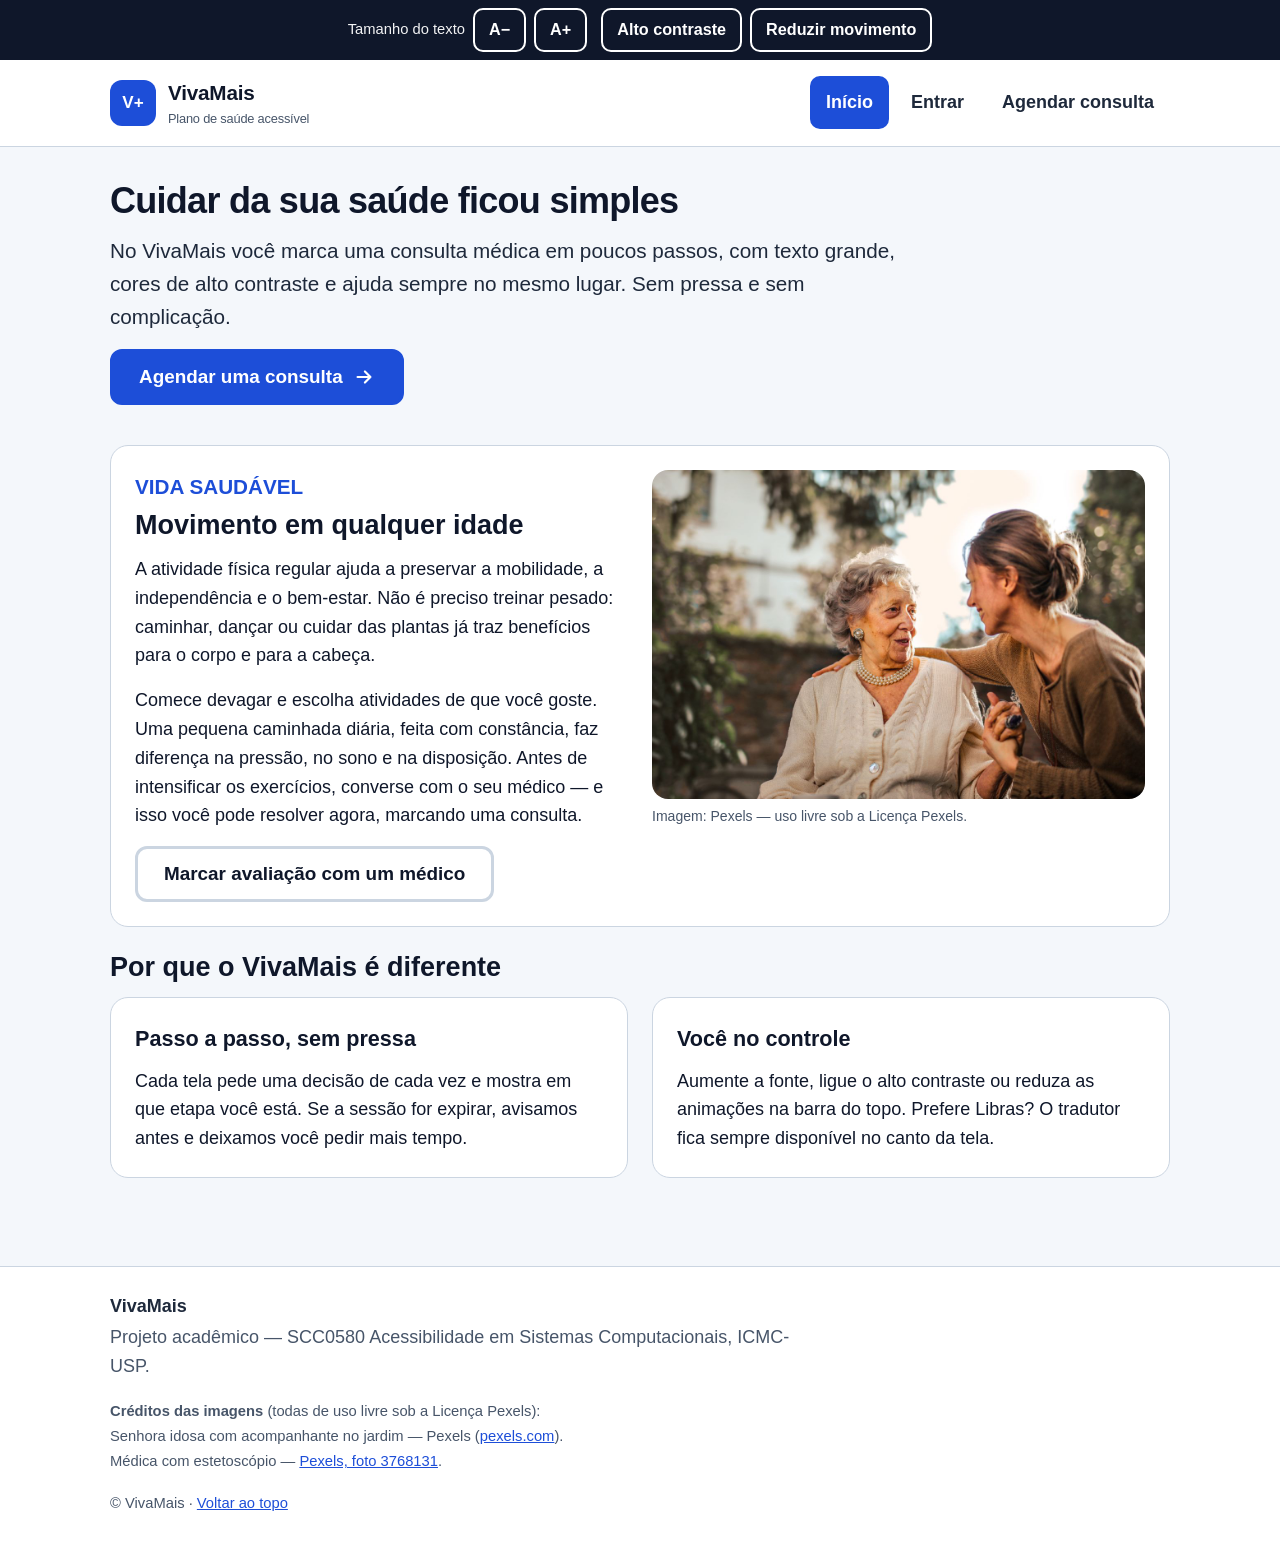
<file: index.html>
<!DOCTYPE html>
<html lang="pt-BR">
<head>
  <meta charset="UTF-8">
  <meta name="viewport" content="width=device-width, initial-scale=1">
  <title>VivaMais — Plano de saúde acessível para a terceira idade</title>
  <meta name="description" content="VivaMais é um plano de saúde com interface acessível. Agende consultas médicas de forma simples, com texto grande, alto contraste e tradução em Libras.">
  <link rel="stylesheet" href="css/estilo.css">
</head>
<body>

  <!-- Cabeçalho padronizado -->
  <header class="topo">
    <div class="topo-interno">
      <a class="marca" href="index.html">
        <span class="logo" aria-hidden="true">V+</span>
        <span class="nome">VivaMais<span class="sub">Plano de saúde acessível</span></span>
        <span class="sr-only">— ir para a página inicial</span>
      </a>
      <nav aria-label="Menu principal">
        <ul class="menu">
          <li><a href="index.html" aria-current="page">Início</a></li>
          <li><a href="login.html">Entrar</a></li>
          <li><a href="passo1-especialidade.html">Agendar consulta</a></li>
        </ul>
      </nav>
    </div>
  </header>

  <main id="conteudo">

    <h1>Cuidar da sua saúde ficou simples</h1>
    <p class="destaque">
      No VivaMais você marca uma consulta médica em poucos passos, com texto grande,
      cores de alto contraste e ajuda sempre no mesmo lugar. Sem pressa e sem complicação.
    </p>

    <div class="acoes" style="margin-bottom:40px">
      <a class="botao botao-primario" href="login.html">
        Agendar uma consulta
        <svg viewBox="0 0 24 24" aria-hidden="true"><path d="M5 12h14M13 6l6 6-6 6" fill="none" stroke="currentColor" stroke-width="2.4" stroke-linecap="round" stroke-linejoin="round"/></svg>
      </a>
    </div>

    <!-- Artigo com conteúdo e imagem reais -->
    <article class="cartao">
      <div class="grade-2">
        <div>
          <p class="destaque" style="color:var(--blue);font-weight:700;margin-bottom:6px">VIDA SAUDÁVEL</p>
          <h2>Movimento em qualquer idade</h2>
          <p>
            A atividade física regular ajuda a preservar a mobilidade, a independência e o
            bem-estar. Não é preciso treinar pesado: caminhar, dançar ou cuidar das plantas
            já traz benefícios para o corpo e para a cabeça.
          </p>
          <p>
            Comece devagar e escolha atividades de que você goste. Uma pequena caminhada
            diária, feita com constância, faz diferença na pressão, no sono e na disposição.
            Antes de intensificar os exercícios, converse com o seu médico — e isso você
            pode resolver agora, marcando uma consulta.
          </p>
          <div class="acoes">
            <a class="botao botao-secundario" href="passo1-especialidade.html">Marcar avaliação com um médico</a>
          </div>
        </div>
        <figure>
          <img src="img/senhora-jardim.jpg"
               alt="Senhora idosa de cabelos grisalhos sorrindo ao conversar com uma mulher mais jovem, que apoia a mão em seu ombro, em um jardim ao entardecer."
               width="1200" height="800">
          <figcaption class="credito">Imagem: Pexels — uso livre sob a Licença Pexels.</figcaption>
        </figure>
      </div>
    </article>

    <h2>Por que o VivaMais é diferente</h2>
    <div class="grade-2">
      <section class="cartao" aria-labelledby="b1">
        <h3 id="b1">Passo a passo, sem pressa</h3>
        <p style="margin-bottom:0">
          Cada tela pede uma decisão de cada vez e mostra em que etapa você está. Se a sessão
          for expirar, avisamos antes e deixamos você pedir mais tempo.
        </p>
      </section>
      <section class="cartao" aria-labelledby="b2">
        <h3 id="b2">Você no controle</h3>
        <p style="margin-bottom:0">
          Aumente a fonte, ligue o alto contraste ou reduza as animações na barra do topo.
          Prefere Libras? O tradutor fica sempre disponível no canto da tela.
        </p>
      </section>
    </div>

  </main>

  <!-- Rodapé padronizado, com créditos de imagem -->
  <footer class="rodape">
    <div class="rodape-interno">
      <div>
        <h2>VivaMais</h2>
        <p style="margin:0">Projeto acadêmico — SCC0580 Acessibilidade em Sistemas Computacionais, ICMC-USP.</p>
      </div>
      <div class="creditos-img">
        <strong>Créditos das imagens</strong> (todas de uso livre sob a Licença Pexels):<br>
        Senhora idosa com acompanhante no jardim — Pexels (<a href="https://www.pexels.com">pexels.com</a>).<br>
        Médica com estetoscópio — <a href="https://www.pexels.com/photo/3768131/">Pexels, foto 3768131</a>.
      </div>
      <p style="margin:0;font-size:0.82em">© VivaMais · <a href="#conteudo">Voltar ao topo</a></p>
    </div>
  </footer>

  <script src="js/layout.js"></script>
  <script src="js/acessibilidade.js"></script>
</body>
</html>
</file>
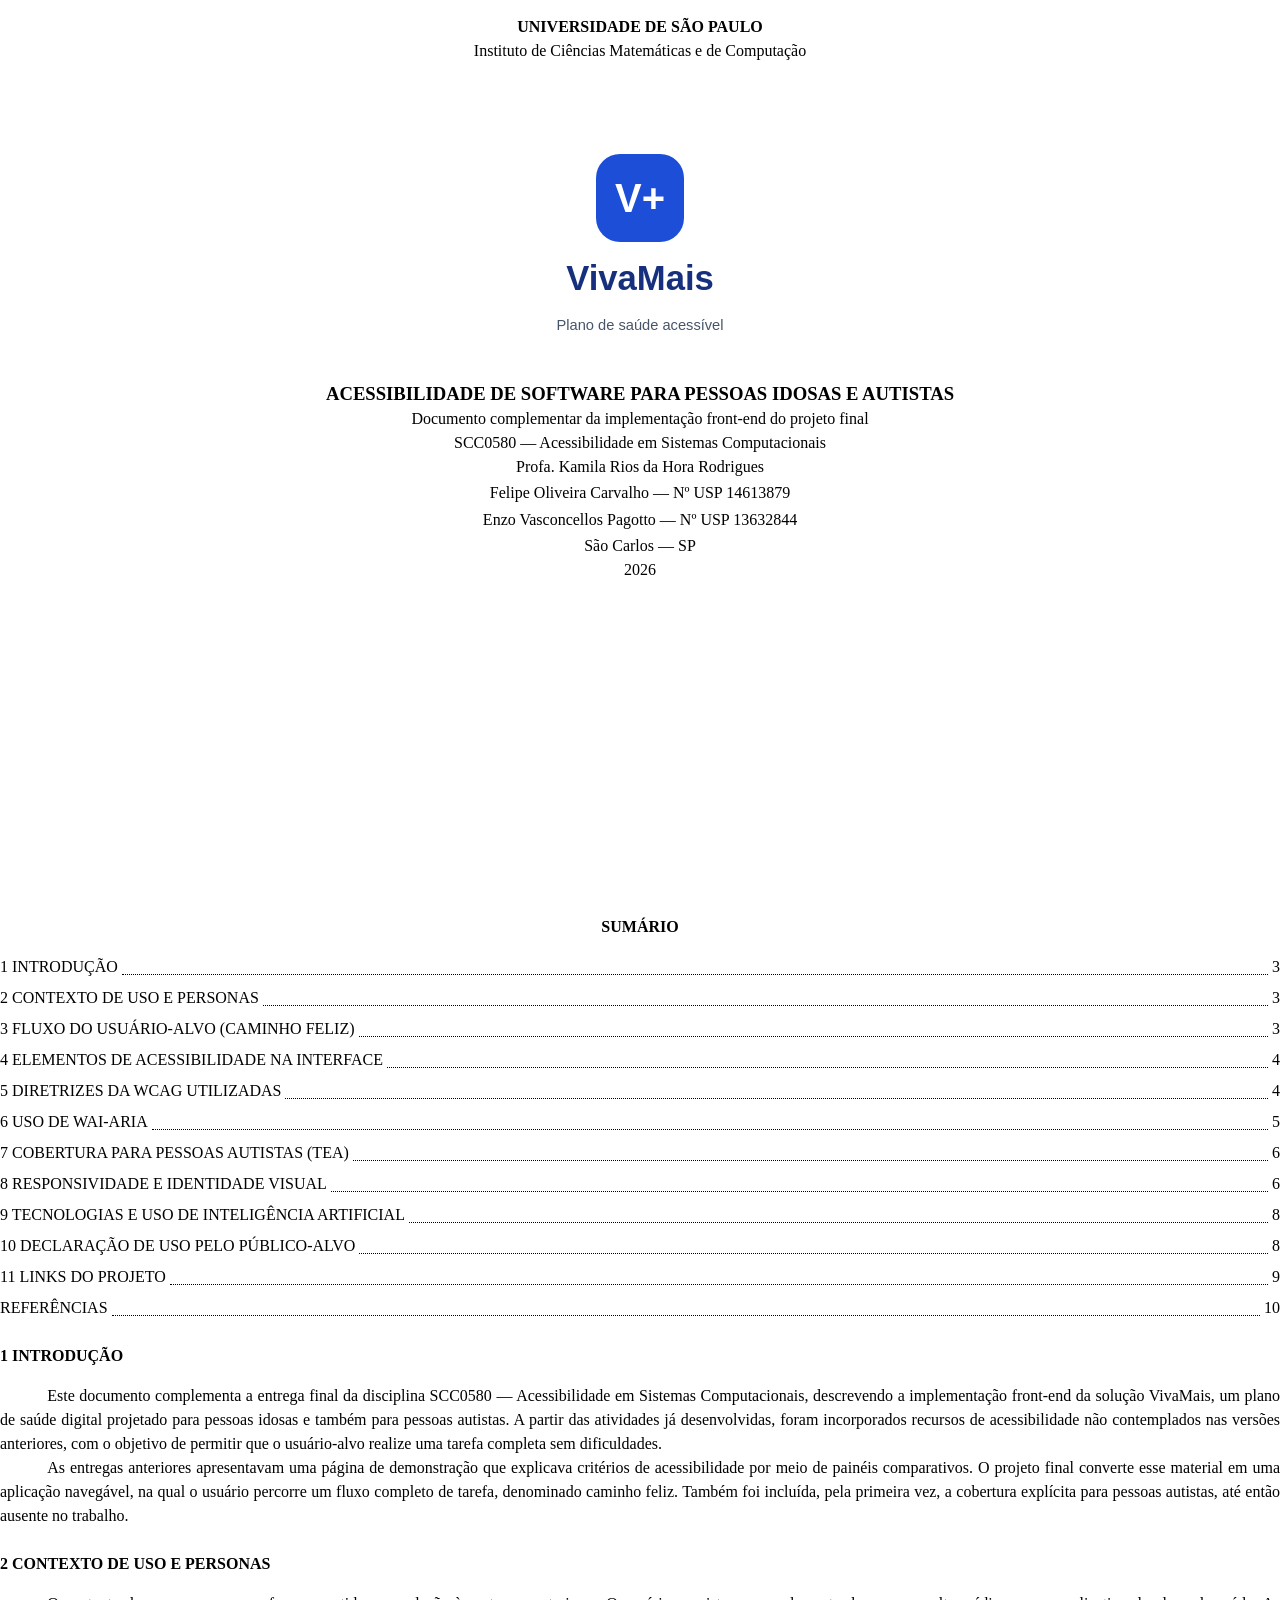
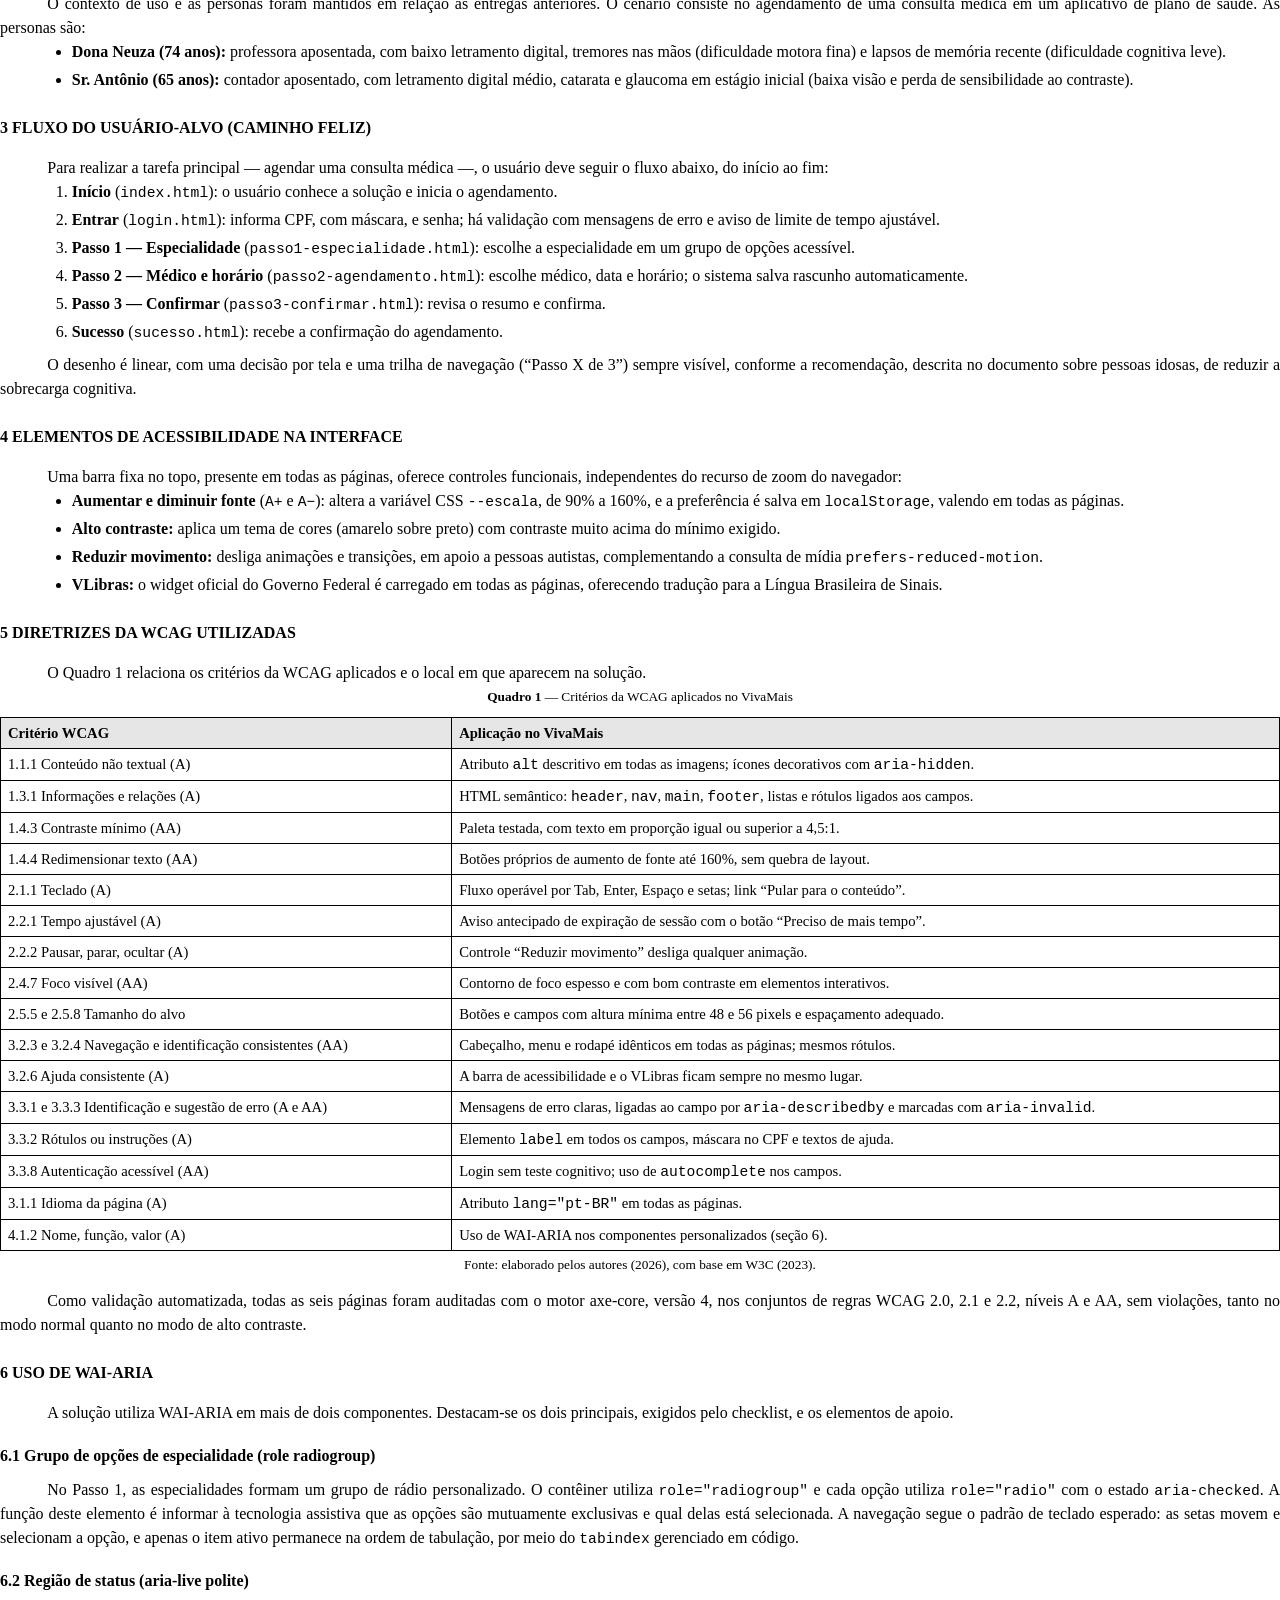
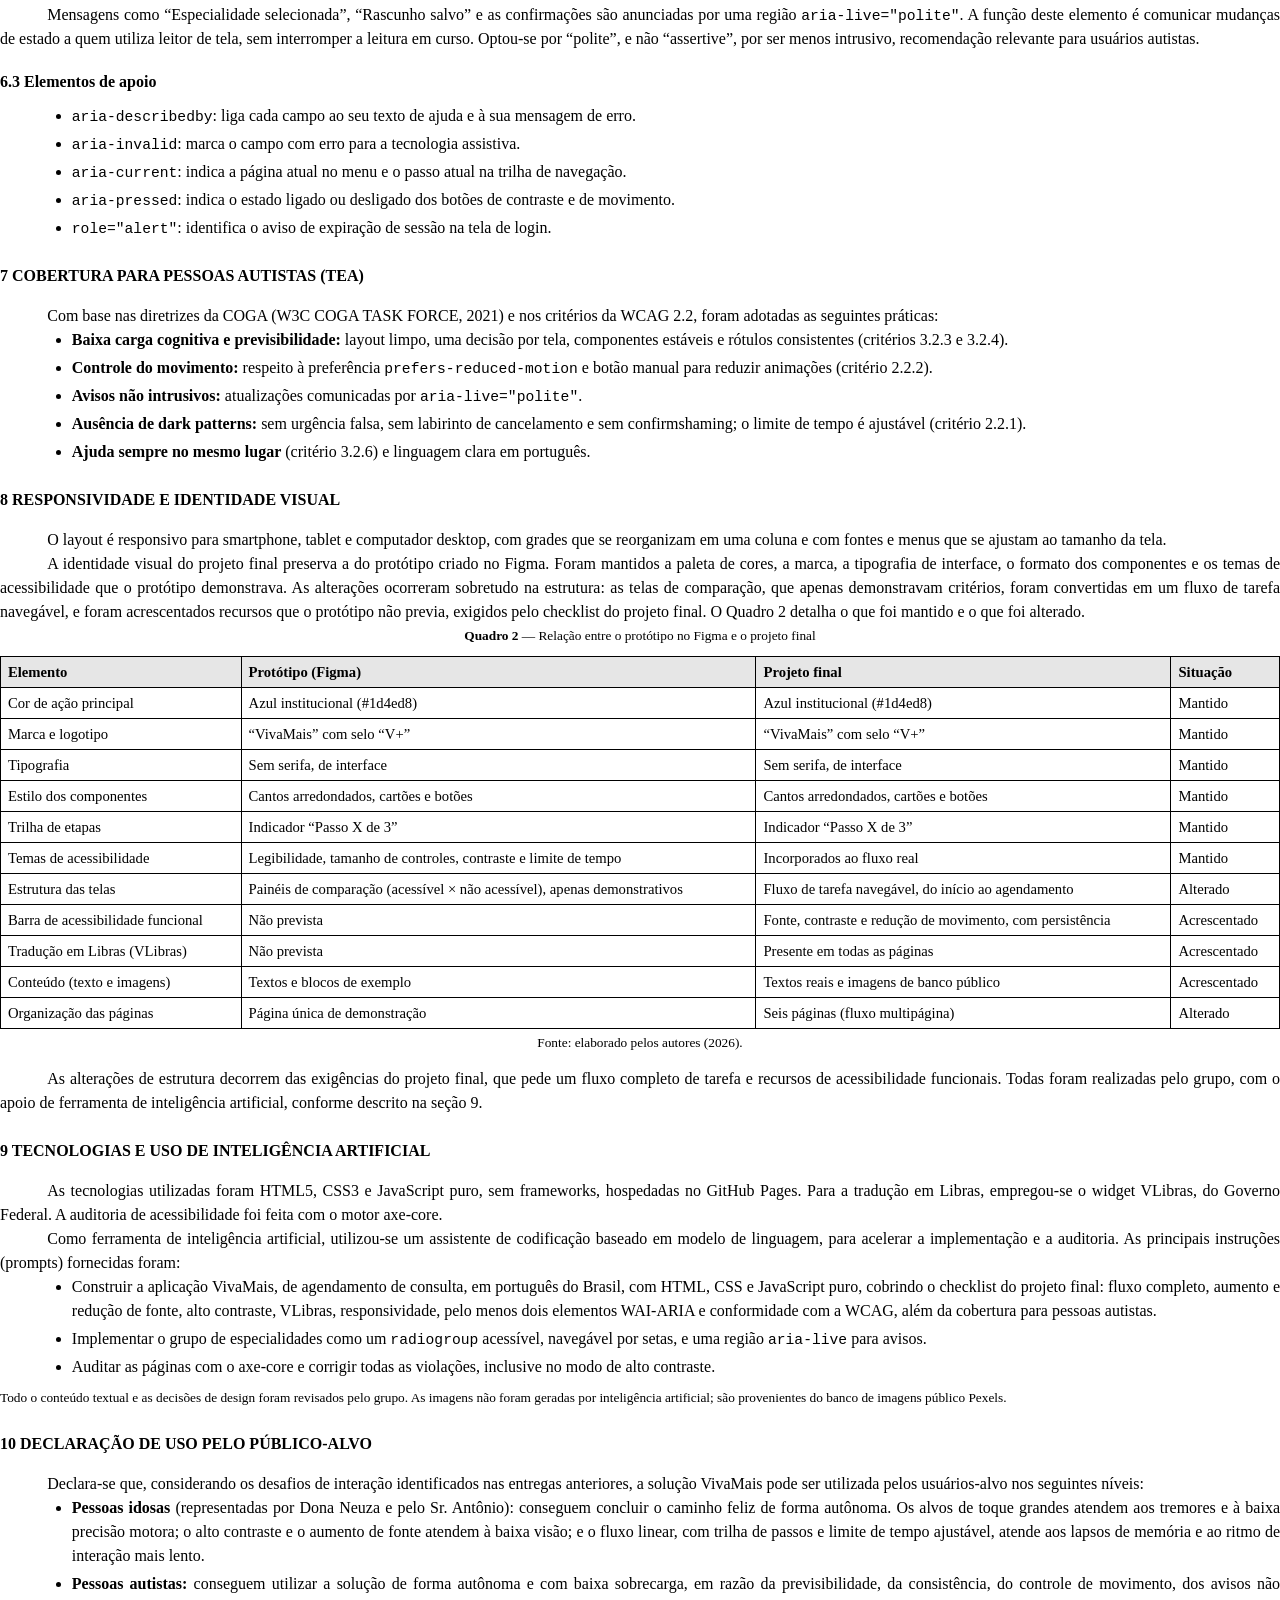
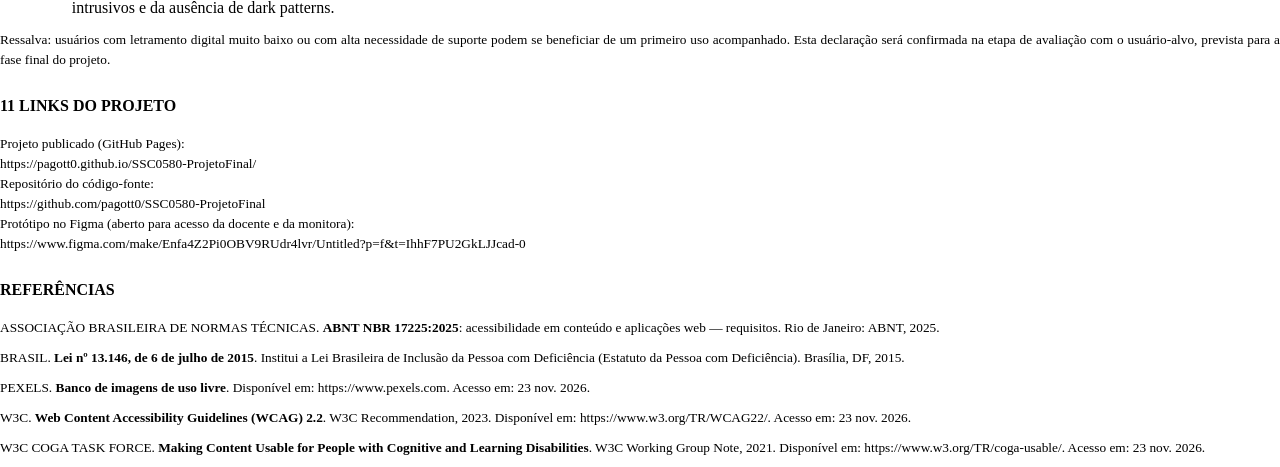
<file: documento-complementar.html>
<!DOCTYPE html>
<html lang="pt-BR">
<head>
<meta charset="UTF-8">
<title>Documento complementar — Projeto final VivaMais (SCC0580)</title>
<style>
  /* =========================================================
     Formatação ABNT (NBR 14724): Times 12, espaço 1,5,
     margens 3-2-3-2 cm, recuo 1,25 cm, texto justificado.
     ========================================================= */
  @page {
    size: A4;
    margin: 3cm 2cm 2cm 3cm;   /* sup, dir, inf, esq */
    @top-right { content: counter(page); font-family: "Times New Roman", serif; font-size: 10pt; }
  }
  /* Folhas pré-textuais (capa, rosto, sumário): contam, mas não exibem número */
  @page sem-numero { @top-right { content: ""; } }
  .folha, .pagina-sumario { page: sem-numero; }

  * { box-sizing: border-box; }

  html { font-family: "Times New Roman", Times, serif; }
  body {
    font-family: "Times New Roman", Times, serif;
    font-size: 12pt;
    line-height: 1.5;
    color: #000;
    text-align: justify;
    margin: 0;
  }

  /* Parágrafos: recuo de primeira linha 1,25 cm */
  p { margin: 0 0 0 0; text-indent: 1.25cm; }
  p + p { margin-top: 0; }

  /* Títulos de seção (ABNT): numerados, à esquerda, sem recuo */
  h2 {
    font-size: 12pt;
    font-weight: bold;
    text-transform: uppercase;
    text-align: left;
    text-indent: 0;
    margin: 1.5em 0 1em;
    page-break-after: avoid;
  }
  h3 {
    font-size: 12pt;
    font-weight: bold;
    text-align: left;
    text-indent: 0;
    margin: 1.2em 0 0.6em;
    page-break-after: avoid;
  }

  ul, ol { margin: 0 0 0.6em 0; padding-left: 1.9cm; text-align: justify; }
  li { margin-bottom: 4px; }

  table {
    width: 100%;
    border-collapse: collapse;
    margin: 6px 0 4px;
    font-size: 11pt;
  }
  th, td { border: 1px solid #000; padding: 4px 7px; text-align: left; vertical-align: top; }
  th { background: #e6e6e6; }

  code { font-family: "Courier New", monospace; font-size: 11pt; }

  .link { word-break: break-all; }
  .legenda { text-align: center; text-indent: 0; font-size: 10pt; margin: 2px 0 10px; }
  .fonte { text-align: center; text-indent: 0; font-size: 10pt; margin: 0 0 14px; }
  .nota { font-size: 10pt; text-indent: 0; }

  /* Citação longa ABNT: recuo 4 cm, fonte 10, espaço simples */
  blockquote {
    margin: 10px 0 10px 4cm;
    font-size: 10pt;
    line-height: 1;
    text-align: justify;
    text-indent: 0;
  }

  /* ---------- Capa e folha de rosto ---------- */
  .folha {
    height: 24.2cm;
    display: flex;
    flex-direction: column;
    align-items: center;
    text-align: center;
    page-break-after: always;
    text-indent: 0;
  }
  .folha p { text-indent: 0; margin: 0; }
  .topo-inst { margin-top: 0.4cm; }
  .topo-inst .u { font-weight: bold; font-size: 12pt; text-transform: uppercase; }
  .topo-inst .i { font-size: 12pt; }
  .marca {
    margin: 2.4cm 0 1.2cm;
    display: flex; flex-direction: column; align-items: center; gap: 10px;
  }
  .marca .logo {
    width: 88px; height: 88px; border-radius: 24px;
    background: #1d4ed8; color: #fff;
    display: flex; align-items: center; justify-content: center;
    font-family: "Segoe UI", Arial, sans-serif; font-weight: 800; font-size: 30pt;
  }
  .marca .produto { font-family: "Segoe UI", Arial, sans-serif; font-weight: 800; font-size: 26pt; color: #16307d; }
  .marca .tagline { font-family: "Segoe UI", Arial, sans-serif; font-size: 11pt; color: #475569; }
  .titulo-trabalho { font-weight: bold; font-size: 14pt; line-height: 1.4; max-width: 85%; text-transform: uppercase; }
  .subtitulo-trabalho { font-size: 12pt; margin-top: 6px; }
  .disciplina { font-size: 12pt; margin-top: 1.1cm; }
  .autores { font-size: 12pt; margin-top: 2.0cm; line-height: 1.7; }
  .prof { font-size: 12pt; margin-top: 0.8cm; }
  .local-ano { margin-top: auto; font-size: 12pt; }

  /* Nota de responsabilidade (folha de rosto) */
  .natureza {
    font-size: 11pt; text-align: justify; text-indent: 0;
    margin: 0.8cm 0 0 7.5cm; line-height: 1.2;
  }

  /* ---------- Sumário ---------- */
  .sumario-titulo { text-align: center; font-weight: bold; text-transform: uppercase; font-size: 12pt; text-indent: 0; margin: 0 0 1em; }
  .sumario { list-style: none; padding: 0; margin: 0; text-indent: 0; }
  .sumario li { display: flex; justify-content: space-between; margin-bottom: 7px; }
  .sumario .dots { flex: 1; border-bottom: 1px dotted #000; margin: 0 4px; transform: translateY(-4px); }
  .pagina-sumario { page-break-after: always; }
</style>
</head>
<body>

<!-- ============================ CAPA ============================ -->
<section class="folha">
  <div class="topo-inst">
    <p class="u">Universidade de São Paulo</p>
    <p class="i">Instituto de Ciências Matemáticas e de Computação</p>
  </div>

  <div class="marca">
    <div class="logo">V+</div>
    <div class="produto">VivaMais</div>
    <div class="tagline">Plano de saúde acessível</div>
  </div>

  <p class="titulo-trabalho">Acessibilidade de Software para Pessoas Idosas e Autistas</p>
  <p class="subtitulo-trabalho">Documento complementar da implementação front-end do projeto final</p>

  <p class="disciplina">SCC0580 — Acessibilidade em Sistemas Computacionais</p>
  <p class="prof">Profa. Kamila Rios da Hora Rodrigues</p>

  <p class="autores">
    Felipe Oliveira Carvalho — Nº USP 14613879<br>
    Enzo Vasconcellos Pagotto — Nº USP 13632844
  </p>

  <p class="local-ano">São Carlos — SP<br>2026</p>
</section>

<!-- ========================== SUMÁRIO ========================== -->
<section class="pagina-sumario">
  <p class="sumario-titulo">Sumário</p>
  <ul class="sumario">
    <li><span>1 INTRODUÇÃO</span><span class="dots"></span><span>3</span></li>
    <li><span>2 CONTEXTO DE USO E PERSONAS</span><span class="dots"></span><span>3</span></li>
    <li><span>3 FLUXO DO USUÁRIO-ALVO (CAMINHO FELIZ)</span><span class="dots"></span><span>3</span></li>
    <li><span>4 ELEMENTOS DE ACESSIBILIDADE NA INTERFACE</span><span class="dots"></span><span>4</span></li>
    <li><span>5 DIRETRIZES DA WCAG UTILIZADAS</span><span class="dots"></span><span>4</span></li>
    <li><span>6 USO DE WAI-ARIA</span><span class="dots"></span><span>5</span></li>
    <li><span>7 COBERTURA PARA PESSOAS AUTISTAS (TEA)</span><span class="dots"></span><span>6</span></li>
    <li><span>8 RESPONSIVIDADE E IDENTIDADE VISUAL</span><span class="dots"></span><span>6</span></li>
    <li><span>9 TECNOLOGIAS E USO DE INTELIGÊNCIA ARTIFICIAL</span><span class="dots"></span><span>8</span></li>
    <li><span>10 DECLARAÇÃO DE USO PELO PÚBLICO-ALVO</span><span class="dots"></span><span>8</span></li>
    <li><span>11 LINKS DO PROJETO</span><span class="dots"></span><span>9</span></li>
    <li><span>REFERÊNCIAS</span><span class="dots"></span><span>10</span></li>
  </ul>
</section>

<!-- ========================= CONTEÚDO ========================= -->

<h2>1 Introdução</h2>
<p>
  Este documento complementa a entrega final da disciplina SCC0580 — Acessibilidade em Sistemas
  Computacionais, descrevendo a implementação front-end da solução VivaMais, um plano de saúde
  digital projetado para pessoas idosas e também para pessoas autistas. A partir das atividades já
  desenvolvidas, foram incorporados recursos de acessibilidade não contemplados nas versões
  anteriores, com o objetivo de permitir que o usuário-alvo realize uma tarefa completa sem
  dificuldades.
</p>
<p>
  As entregas anteriores apresentavam uma página de demonstração que explicava critérios de
  acessibilidade por meio de painéis comparativos. O projeto final converte esse material em uma
  aplicação navegável, na qual o usuário percorre um fluxo completo de tarefa, denominado caminho
  feliz. Também foi incluída, pela primeira vez, a cobertura explícita para pessoas autistas, até
  então ausente no trabalho.
</p>

<h2>2 Contexto de uso e personas</h2>
<p>
  O contexto de uso e as personas foram mantidos em relação às entregas anteriores. O cenário
  consiste no agendamento de uma consulta médica em um aplicativo de plano de saúde. As personas são:
</p>
<ul>
  <li>
    <strong>Dona Neuza (74 anos):</strong> professora aposentada, com baixo letramento digital,
    tremores nas mãos (dificuldade motora fina) e lapsos de memória recente (dificuldade cognitiva leve).
  </li>
  <li>
    <strong>Sr. Antônio (65 anos):</strong> contador aposentado, com letramento digital médio,
    catarata e glaucoma em estágio inicial (baixa visão e perda de sensibilidade ao contraste).
  </li>
</ul>

<h2>3 Fluxo do usuário-alvo (caminho feliz)</h2>
<p>
  Para realizar a tarefa principal — agendar uma consulta médica —, o usuário deve seguir o fluxo
  abaixo, do início ao fim:
</p>
<ol>
  <li><strong>Início</strong> (<code>index.html</code>): o usuário conhece a solução e inicia o agendamento.</li>
  <li><strong>Entrar</strong> (<code>login.html</code>): informa CPF, com máscara, e senha; há validação com mensagens de erro e aviso de limite de tempo ajustável.</li>
  <li><strong>Passo 1 — Especialidade</strong> (<code>passo1-especialidade.html</code>): escolhe a especialidade em um grupo de opções acessível.</li>
  <li><strong>Passo 2 — Médico e horário</strong> (<code>passo2-agendamento.html</code>): escolhe médico, data e horário; o sistema salva rascunho automaticamente.</li>
  <li><strong>Passo 3 — Confirmar</strong> (<code>passo3-confirmar.html</code>): revisa o resumo e confirma.</li>
  <li><strong>Sucesso</strong> (<code>sucesso.html</code>): recebe a confirmação do agendamento.</li>
</ol>
<p>
  O desenho é linear, com uma decisão por tela e uma trilha de navegação (“Passo X de 3”) sempre
  visível, conforme a recomendação, descrita no documento sobre pessoas idosas, de reduzir a
  sobrecarga cognitiva.
</p>

<h2>4 Elementos de acessibilidade na interface</h2>
<p>
  Uma barra fixa no topo, presente em todas as páginas, oferece controles funcionais, independentes
  do recurso de zoom do navegador:
</p>
<ul>
  <li><strong>Aumentar e diminuir fonte</strong> (<code>A+</code> e <code>A−</code>): altera a variável CSS <code>--escala</code>, de 90% a 160%, e a preferência é salva em <code>localStorage</code>, valendo em todas as páginas.</li>
  <li><strong>Alto contraste:</strong> aplica um tema de cores (amarelo sobre preto) com contraste muito acima do mínimo exigido.</li>
  <li><strong>Reduzir movimento:</strong> desliga animações e transições, em apoio a pessoas autistas, complementando a consulta de mídia <code>prefers-reduced-motion</code>.</li>
  <li><strong>VLibras:</strong> o widget oficial do Governo Federal é carregado em todas as páginas, oferecendo tradução para a Língua Brasileira de Sinais.</li>
</ul>

<h2>5 Diretrizes da WCAG utilizadas</h2>
<p>
  O Quadro 1 relaciona os critérios da WCAG aplicados e o local em que aparecem na solução.
</p>
<p class="legenda"><strong>Quadro 1</strong> — Critérios da WCAG aplicados no VivaMais</p>
<table>
  <tr><th>Critério WCAG</th><th>Aplicação no VivaMais</th></tr>
  <tr><td>1.1.1 Conteúdo não textual (A)</td><td>Atributo <code>alt</code> descritivo em todas as imagens; ícones decorativos com <code>aria-hidden</code>.</td></tr>
  <tr><td>1.3.1 Informações e relações (A)</td><td>HTML semântico: <code>header</code>, <code>nav</code>, <code>main</code>, <code>footer</code>, listas e rótulos ligados aos campos.</td></tr>
  <tr><td>1.4.3 Contraste mínimo (AA)</td><td>Paleta testada, com texto em proporção igual ou superior a 4,5:1.</td></tr>
  <tr><td>1.4.4 Redimensionar texto (AA)</td><td>Botões próprios de aumento de fonte até 160%, sem quebra de layout.</td></tr>
  <tr><td>2.1.1 Teclado (A)</td><td>Fluxo operável por Tab, Enter, Espaço e setas; link “Pular para o conteúdo”.</td></tr>
  <tr><td>2.2.1 Tempo ajustável (A)</td><td>Aviso antecipado de expiração de sessão com o botão “Preciso de mais tempo”.</td></tr>
  <tr><td>2.2.2 Pausar, parar, ocultar (A)</td><td>Controle “Reduzir movimento” desliga qualquer animação.</td></tr>
  <tr><td>2.4.7 Foco visível (AA)</td><td>Contorno de foco espesso e com bom contraste em elementos interativos.</td></tr>
  <tr><td>2.5.5 e 2.5.8 Tamanho do alvo</td><td>Botões e campos com altura mínima entre 48 e 56 pixels e espaçamento adequado.</td></tr>
  <tr><td>3.2.3 e 3.2.4 Navegação e identificação consistentes (AA)</td><td>Cabeçalho, menu e rodapé idênticos em todas as páginas; mesmos rótulos.</td></tr>
  <tr><td>3.2.6 Ajuda consistente (A)</td><td>A barra de acessibilidade e o VLibras ficam sempre no mesmo lugar.</td></tr>
  <tr><td>3.3.1 e 3.3.3 Identificação e sugestão de erro (A e AA)</td><td>Mensagens de erro claras, ligadas ao campo por <code>aria-describedby</code> e marcadas com <code>aria-invalid</code>.</td></tr>
  <tr><td>3.3.2 Rótulos ou instruções (A)</td><td>Elemento <code>label</code> em todos os campos, máscara no CPF e textos de ajuda.</td></tr>
  <tr><td>3.3.8 Autenticação acessível (AA)</td><td>Login sem teste cognitivo; uso de <code>autocomplete</code> nos campos.</td></tr>
  <tr><td>3.1.1 Idioma da página (A)</td><td>Atributo <code>lang="pt-BR"</code> em todas as páginas.</td></tr>
  <tr><td>4.1.2 Nome, função, valor (A)</td><td>Uso de WAI-ARIA nos componentes personalizados (seção 6).</td></tr>
</table>
<p class="fonte">Fonte: elaborado pelos autores (2026), com base em W3C (2023).</p>
<p>
  Como validação automatizada, todas as seis páginas foram auditadas com o motor axe-core, versão 4,
  nos conjuntos de regras WCAG 2.0, 2.1 e 2.2, níveis A e AA, sem violações, tanto no modo normal
  quanto no modo de alto contraste.
</p>

<h2>6 Uso de WAI-ARIA</h2>
<p>
  A solução utiliza WAI-ARIA em mais de dois componentes. Destacam-se os dois principais, exigidos
  pelo checklist, e os elementos de apoio.
</p>
<h3>6.1 Grupo de opções de especialidade (role radiogroup)</h3>
<p>
  No Passo 1, as especialidades formam um grupo de rádio personalizado. O contêiner utiliza
  <code>role="radiogroup"</code> e cada opção utiliza <code>role="radio"</code> com o estado
  <code>aria-checked</code>. A função deste elemento é informar à tecnologia assistiva que as opções
  são mutuamente exclusivas e qual delas está selecionada. A navegação segue o padrão de teclado
  esperado: as setas movem e selecionam a opção, e apenas o item ativo permanece na ordem de
  tabulação, por meio do <code>tabindex</code> gerenciado em código.
</p>
<h3>6.2 Região de status (aria-live polite)</h3>
<p>
  Mensagens como “Especialidade selecionada”, “Rascunho salvo” e as confirmações são anunciadas por
  uma região <code>aria-live="polite"</code>. A função deste elemento é comunicar mudanças de estado
  a quem utiliza leitor de tela, sem interromper a leitura em curso. Optou-se por “polite”, e não
  “assertive”, por ser menos intrusivo, recomendação relevante para usuários autistas.
</p>
<h3>6.3 Elementos de apoio</h3>
<ul>
  <li><code>aria-describedby</code>: liga cada campo ao seu texto de ajuda e à sua mensagem de erro.</li>
  <li><code>aria-invalid</code>: marca o campo com erro para a tecnologia assistiva.</li>
  <li><code>aria-current</code>: indica a página atual no menu e o passo atual na trilha de navegação.</li>
  <li><code>aria-pressed</code>: indica o estado ligado ou desligado dos botões de contraste e de movimento.</li>
  <li><code>role="alert"</code>: identifica o aviso de expiração de sessão na tela de login.</li>
</ul>

<h2>7 Cobertura para pessoas autistas (TEA)</h2>
<p>
  Com base nas diretrizes da COGA (W3C COGA TASK FORCE, 2021) e nos critérios da WCAG 2.2, foram
  adotadas as seguintes práticas:
</p>
<ul>
  <li><strong>Baixa carga cognitiva e previsibilidade:</strong> layout limpo, uma decisão por tela, componentes estáveis e rótulos consistentes (critérios 3.2.3 e 3.2.4).</li>
  <li><strong>Controle do movimento:</strong> respeito à preferência <code>prefers-reduced-motion</code> e botão manual para reduzir animações (critério 2.2.2).</li>
  <li><strong>Avisos não intrusivos:</strong> atualizações comunicadas por <code>aria-live="polite"</code>.</li>
  <li><strong>Ausência de dark patterns:</strong> sem urgência falsa, sem labirinto de cancelamento e sem confirmshaming; o limite de tempo é ajustável (critério 2.2.1).</li>
  <li><strong>Ajuda sempre no mesmo lugar</strong> (critério 3.2.6) e linguagem clara em português.</li>
</ul>

<h2>8 Responsividade e identidade visual</h2>
<p>
  O layout é responsivo para smartphone, tablet e computador desktop, com grades que se reorganizam
  em uma coluna e com fontes e menus que se ajustam ao tamanho da tela.
</p>
<p>
  A identidade visual do projeto final preserva a do protótipo criado no Figma. Foram mantidos a
  paleta de cores, a marca, a tipografia de interface, o formato dos componentes e os temas de
  acessibilidade que o protótipo demonstrava. As alterações ocorreram sobretudo na estrutura: as
  telas de comparação, que apenas demonstravam critérios, foram convertidas em um fluxo de tarefa
  navegável, e foram acrescentados recursos que o protótipo não previa, exigidos pelo checklist do
  projeto final. O Quadro 2 detalha o que foi mantido e o que foi alterado.
</p>
<p class="legenda"><strong>Quadro 2</strong> — Relação entre o protótipo no Figma e o projeto final</p>
<table>
  <tr><th>Elemento</th><th>Protótipo (Figma)</th><th>Projeto final</th><th>Situação</th></tr>
  <tr><td>Cor de ação principal</td><td>Azul institucional (#1d4ed8)</td><td>Azul institucional (#1d4ed8)</td><td>Mantido</td></tr>
  <tr><td>Marca e logotipo</td><td>“VivaMais” com selo “V+”</td><td>“VivaMais” com selo “V+”</td><td>Mantido</td></tr>
  <tr><td>Tipografia</td><td>Sem serifa, de interface</td><td>Sem serifa, de interface</td><td>Mantido</td></tr>
  <tr><td>Estilo dos componentes</td><td>Cantos arredondados, cartões e botões</td><td>Cantos arredondados, cartões e botões</td><td>Mantido</td></tr>
  <tr><td>Trilha de etapas</td><td>Indicador “Passo X de 3”</td><td>Indicador “Passo X de 3”</td><td>Mantido</td></tr>
  <tr><td>Temas de acessibilidade</td><td>Legibilidade, tamanho de controles, contraste e limite de tempo</td><td>Incorporados ao fluxo real</td><td>Mantido</td></tr>
  <tr><td>Estrutura das telas</td><td>Painéis de comparação (acessível × não acessível), apenas demonstrativos</td><td>Fluxo de tarefa navegável, do início ao agendamento</td><td>Alterado</td></tr>
  <tr><td>Barra de acessibilidade funcional</td><td>Não prevista</td><td>Fonte, contraste e redução de movimento, com persistência</td><td>Acrescentado</td></tr>
  <tr><td>Tradução em Libras (VLibras)</td><td>Não prevista</td><td>Presente em todas as páginas</td><td>Acrescentado</td></tr>
  <tr><td>Conteúdo (texto e imagens)</td><td>Textos e blocos de exemplo</td><td>Textos reais e imagens de banco público</td><td>Acrescentado</td></tr>
  <tr><td>Organização das páginas</td><td>Página única de demonstração</td><td>Seis páginas (fluxo multipágina)</td><td>Alterado</td></tr>
</table>
<p class="fonte">Fonte: elaborado pelos autores (2026).</p>
<p>
  As alterações de estrutura decorrem das exigências do projeto final, que pede um fluxo completo de
  tarefa e recursos de acessibilidade funcionais. Todas foram realizadas pelo grupo, com o apoio de
  ferramenta de inteligência artificial, conforme descrito na seção 9.
</p>

<h2>9 Tecnologias e uso de inteligência artificial</h2>
<p>
  As tecnologias utilizadas foram HTML5, CSS3 e JavaScript puro, sem frameworks, hospedadas no
  GitHub Pages. Para a tradução em Libras, empregou-se o widget VLibras, do Governo Federal. A
  auditoria de acessibilidade foi feita com o motor axe-core.
</p>
<p>
  Como ferramenta de inteligência artificial, utilizou-se um assistente de codificação baseado em
  modelo de linguagem, para acelerar a implementação e a auditoria. As principais instruções
  (prompts) fornecidas foram:
</p>
<ul>
  <li>Construir a aplicação VivaMais, de agendamento de consulta, em português do Brasil, com HTML, CSS e JavaScript puro, cobrindo o checklist do projeto final: fluxo completo, aumento e redução de fonte, alto contraste, VLibras, responsividade, pelo menos dois elementos WAI-ARIA e conformidade com a WCAG, além da cobertura para pessoas autistas.</li>
  <li>Implementar o grupo de especialidades como um <code>radiogroup</code> acessível, navegável por setas, e uma região <code>aria-live</code> para avisos.</li>
  <li>Auditar as páginas com o axe-core e corrigir todas as violações, inclusive no modo de alto contraste.</li>
</ul>
<p class="nota">
  Todo o conteúdo textual e as decisões de design foram revisados pelo grupo. As imagens não foram
  geradas por inteligência artificial; são provenientes do banco de imagens público Pexels.
</p>

<h2>10 Declaração de uso pelo público-alvo</h2>
<p>
  Declara-se que, considerando os desafios de interação identificados nas entregas anteriores, a
  solução VivaMais pode ser utilizada pelos usuários-alvo nos seguintes níveis:
</p>
<ul>
  <li>
    <strong>Pessoas idosas</strong> (representadas por Dona Neuza e pelo Sr. Antônio): conseguem
    concluir o caminho feliz de forma autônoma. Os alvos de toque grandes atendem aos tremores e à
    baixa precisão motora; o alto contraste e o aumento de fonte atendem à baixa visão; e o fluxo
    linear, com trilha de passos e limite de tempo ajustável, atende aos lapsos de memória e ao
    ritmo de interação mais lento.
  </li>
  <li>
    <strong>Pessoas autistas:</strong> conseguem utilizar a solução de forma autônoma e com baixa
    sobrecarga, em razão da previsibilidade, da consistência, do controle de movimento, dos avisos
    não intrusivos e da ausência de dark patterns.
  </li>
</ul>
<p class="nota">
  Ressalva: usuários com letramento digital muito baixo ou com alta necessidade de suporte podem se
  beneficiar de um primeiro uso acompanhado. Esta declaração será confirmada na etapa de avaliação
  com o usuário-alvo, prevista para a fase final do projeto.
</p>

<h2>11 Links do projeto</h2>
<p class="nota">
  Projeto publicado (GitHub Pages):<br>
  <span class="link">https://pagott0.github.io/SSC0580-ProjetoFinal/</span>
</p>
<p class="nota">
  Repositório do código-fonte:<br>
  <span class="link">https://github.com/pagott0/SSC0580-ProjetoFinal</span>
</p>
<p class="nota">
  Protótipo no Figma (aberto para acesso da docente e da monitora):<br>
  <span class="link">https://www.figma.com/make/Enfa4Z2Pi0OBV9RUdr4lvr/Untitled?p=f&amp;t=IhhF7PU2GkLJJcad-0</span>
</p>

<h2 style="page-break-before: always;">Referências</h2>
<p class="nota" style="margin-bottom:10px">
  ASSOCIAÇÃO BRASILEIRA DE NORMAS TÉCNICAS. <strong>ABNT NBR 17225:2025</strong>: acessibilidade em
  conteúdo e aplicações web — requisitos. Rio de Janeiro: ABNT, 2025.
</p>
<p class="nota" style="margin-bottom:10px">
  BRASIL. <strong>Lei nº 13.146, de 6 de julho de 2015</strong>. Institui a Lei Brasileira de
  Inclusão da Pessoa com Deficiência (Estatuto da Pessoa com Deficiência). Brasília, DF, 2015.
</p>
<p class="nota" style="margin-bottom:10px">
  PEXELS. <strong>Banco de imagens de uso livre</strong>. Disponível em: https://www.pexels.com.
  Acesso em: 23 nov. 2026.
</p>
<p class="nota" style="margin-bottom:10px">
  W3C. <strong>Web Content Accessibility Guidelines (WCAG) 2.2</strong>. W3C Recommendation, 2023.
  Disponível em: https://www.w3.org/TR/WCAG22/. Acesso em: 23 nov. 2026.
</p>
<p class="nota" style="margin-bottom:10px">
  W3C COGA TASK FORCE. <strong>Making Content Usable for People with Cognitive and Learning
  Disabilities</strong>. W3C Working Group Note, 2021. Disponível em:
  https://www.w3.org/TR/coga-usable/. Acesso em: 23 nov. 2026.
</p>

</body>
</html>
</file>
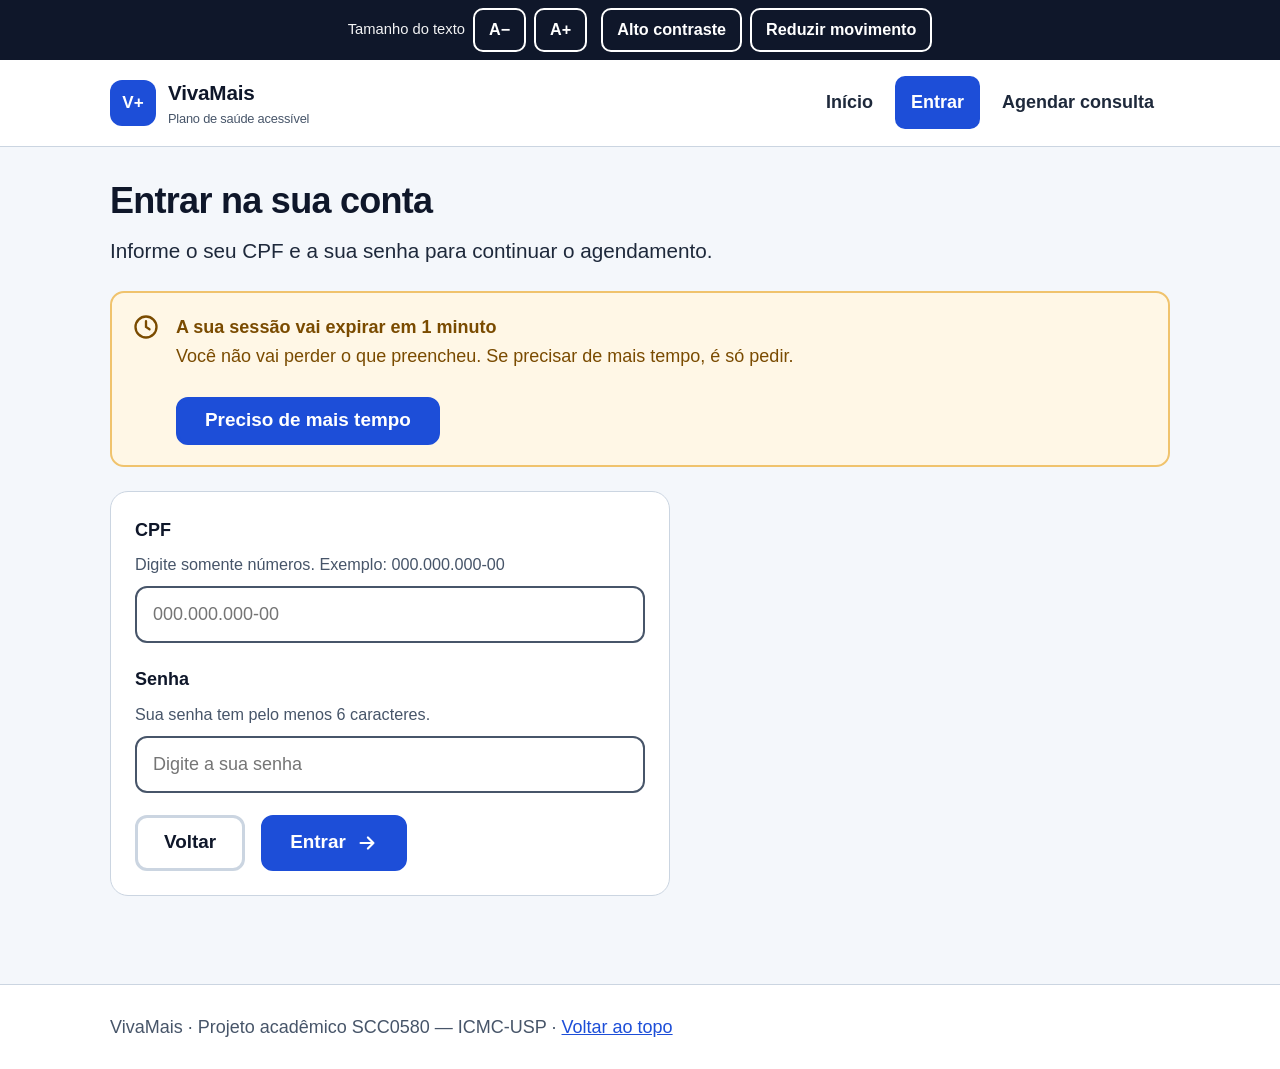
<file: login.html>
<!DOCTYPE html>
<html lang="pt-BR">
<head>
  <meta charset="UTF-8">
  <meta name="viewport" content="width=device-width, initial-scale=1">
  <title>Entrar — VivaMais</title>
  <meta name="description" content="Entre na sua conta VivaMais para agendar uma consulta médica.">
  <link rel="stylesheet" href="css/estilo.css">
</head>
<body>

  <header class="topo">
    <div class="topo-interno">
      <a class="marca" href="index.html">
        <span class="logo" aria-hidden="true">V+</span>
        <span class="nome">VivaMais<span class="sub">Plano de saúde acessível</span></span>
        <span class="sr-only">— ir para a página inicial</span>
      </a>
      <nav aria-label="Menu principal">
        <ul class="menu">
          <li><a href="index.html">Início</a></li>
          <li><a href="login.html" aria-current="page">Entrar</a></li>
          <li><a href="passo1-especialidade.html">Agendar consulta</a></li>
        </ul>
      </nav>
    </div>
  </header>

  <main id="conteudo">
    <h1>Entrar na sua conta</h1>
    <p class="destaque">Informe o seu CPF e a sua senha para continuar o agendamento.</p>

    <!-- Aviso de limite de tempo ajustável (WCAG 2.2.1) -->
    <div class="aviso-tempo" role="alert" id="aviso-tempo" hidden>
      <svg viewBox="0 0 24 24" aria-hidden="true"><circle cx="12" cy="12" r="9" fill="none" stroke="currentColor" stroke-width="2"/><path d="M12 7v5l3 2" fill="none" stroke="currentColor" stroke-width="2" stroke-linecap="round"/></svg>
      <div>
        <strong id="aviso-tempo-titulo">A sua sessão vai expirar em 1 minuto</strong>
        <p id="aviso-tempo-texto">Você não vai perder o que preencheu. Se precisar de mais tempo, é só pedir.</p>
        <button type="button" class="botao" id="btn-mais-tempo">Preciso de mais tempo</button>
      </div>
    </div>

    <form class="cartao" id="form-login" novalidate style="max-width:560px">

      <div class="campo">
        <label for="cpf">CPF</label>
        <span class="ajuda" id="cpf-ajuda">Digite somente números. Exemplo: 000.000.000-00</span>
        <input id="cpf" name="cpf" type="text" inputmode="numeric"
               autocomplete="username" placeholder="000.000.000-00"
               maxlength="14" aria-describedby="cpf-ajuda cpf-erro" aria-required="true">
        <p class="mensagem-erro" id="cpf-erro">
          <svg viewBox="0 0 24 24" aria-hidden="true"><path d="M12 8v5M12 16.5v.5" stroke="currentColor" stroke-width="2.4" stroke-linecap="round"/><circle cx="12" cy="12" r="9" fill="none" stroke="currentColor" stroke-width="2"/></svg>
          <span>Informe um CPF com 11 números.</span>
        </p>
      </div>

      <div class="campo">
        <label for="senha">Senha</label>
        <span class="ajuda" id="senha-ajuda">Sua senha tem pelo menos 6 caracteres.</span>
        <input id="senha" name="senha" type="password"
               autocomplete="current-password" placeholder="Digite a sua senha"
               aria-describedby="senha-ajuda senha-erro" aria-required="true">
        <p class="mensagem-erro" id="senha-erro">
          <svg viewBox="0 0 24 24" aria-hidden="true"><path d="M12 8v5M12 16.5v.5" stroke="currentColor" stroke-width="2.4" stroke-linecap="round"/><circle cx="12" cy="12" r="9" fill="none" stroke="currentColor" stroke-width="2"/></svg>
          <span>A senha precisa ter pelo menos 6 caracteres.</span>
        </p>
      </div>

      <div class="acoes">
        <a class="botao botao-secundario" href="index.html">Voltar</a>
        <button type="submit" class="botao botao-primario">
          Entrar
          <svg viewBox="0 0 24 24" aria-hidden="true"><path d="M5 12h14M13 6l6 6-6 6" fill="none" stroke="currentColor" stroke-width="2.4" stroke-linecap="round" stroke-linejoin="round"/></svg>
        </button>
      </div>
    </form>
  </main>

  <footer class="rodape">
    <div class="rodape-interno">
      <p style="margin:0">VivaMais · Projeto acadêmico SCC0580 — ICMC-USP · <a href="#conteudo">Voltar ao topo</a></p>
    </div>
  </footer>

  <script src="js/layout.js"></script>
  <script src="js/acessibilidade.js"></script>
  <script src="js/fluxo.js"></script>
</body>
</html>
</file>
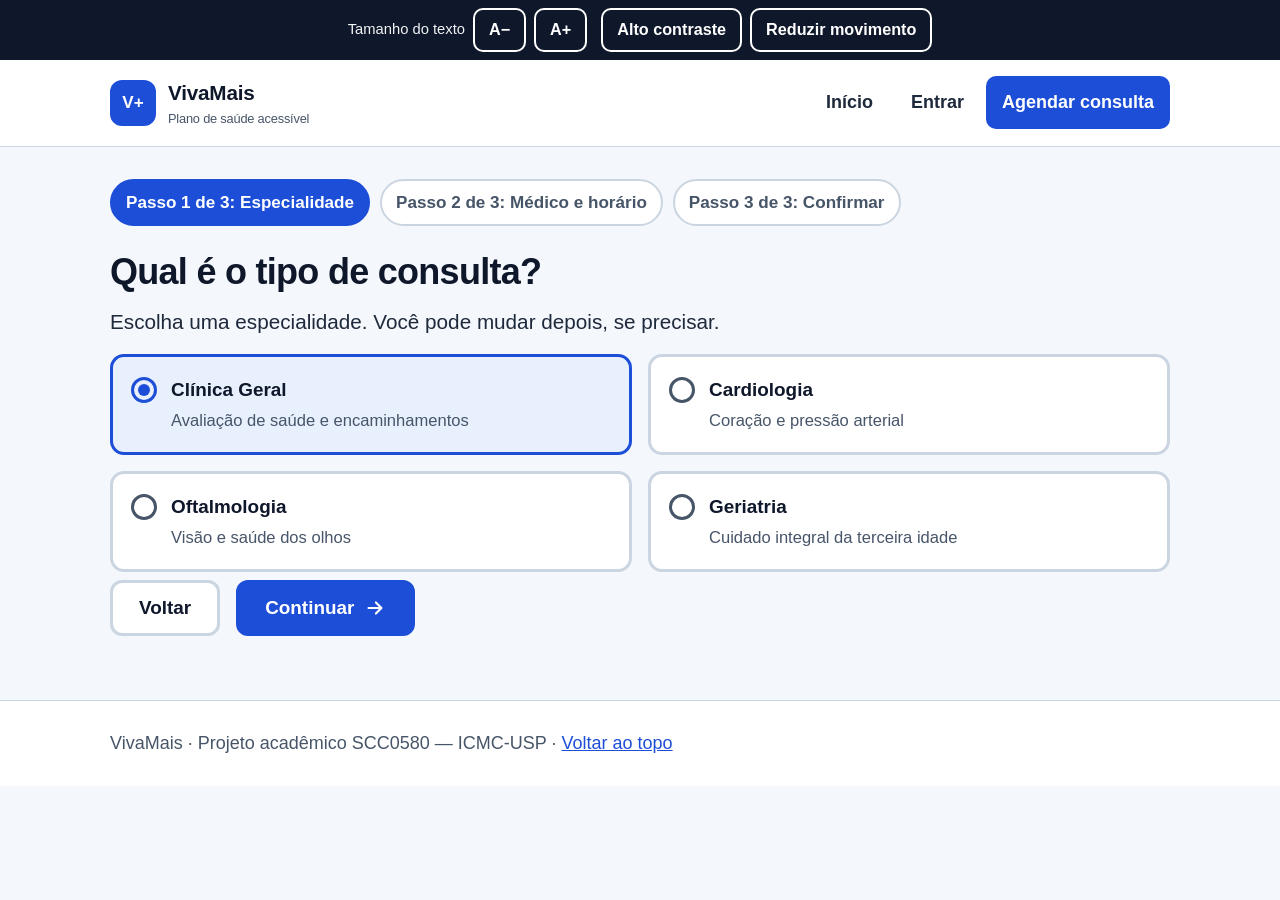
<file: passo1-especialidade.html>
<!DOCTYPE html>
<html lang="pt-BR">
<head>
  <meta charset="UTF-8">
  <meta name="viewport" content="width=device-width, initial-scale=1">
  <title>Passo 1: escolher a especialidade — VivaMais</title>
  <meta name="description" content="Escolha a especialidade médica para a sua consulta no VivaMais.">
  <link rel="stylesheet" href="css/estilo.css">
</head>
<body>

  <header class="topo">
    <div class="topo-interno">
      <a class="marca" href="index.html">
        <span class="logo" aria-hidden="true">V+</span>
        <span class="nome">VivaMais<span class="sub">Plano de saúde acessível</span></span>
        <span class="sr-only">— ir para a página inicial</span>
      </a>
      <nav aria-label="Menu principal">
        <ul class="menu">
          <li><a href="index.html">Início</a></li>
          <li><a href="login.html">Entrar</a></li>
          <li><a href="passo1-especialidade.html" aria-current="page">Agendar consulta</a></li>
        </ul>
      </nav>
    </div>
  </header>

  <main id="conteudo">

    <!-- Trilha de navegação: mostra sempre em que passo o usuário está -->
    <ol class="passos" aria-label="Progresso do agendamento">
      <li aria-current="step">Passo 1 de 3: Especialidade</li>
      <li>Passo 2 de 3: Médico e horário</li>
      <li>Passo 3 de 3: Confirmar</li>
    </ol>

    <h1>Qual é o tipo de consulta?</h1>
    <p class="destaque">Escolha uma especialidade. Você pode mudar depois, se precisar.</p>

    <form id="form-especialidade">
      <!-- WAI-ARIA #1: grupo de opções (radiogroup) navegável por setas -->
      <div class="radiogroup" role="radiogroup" aria-labelledby="h-esp" id="grupo-especialidade">
        <h2 id="h-esp" class="sr-only" style="position:absolute;left:-9999px">Especialidades disponíveis</h2>

        <div class="opcao" role="radio" aria-checked="true" tabindex="0" data-valor="Clínica Geral">
          <span class="marca-radio" aria-hidden="true"></span>
          <span class="texto"><strong>Clínica Geral</strong><span>Avaliação de saúde e encaminhamentos</span></span>
        </div>

        <div class="opcao" role="radio" aria-checked="false" tabindex="-1" data-valor="Cardiologia">
          <span class="marca-radio" aria-hidden="true"></span>
          <span class="texto"><strong>Cardiologia</strong><span>Coração e pressão arterial</span></span>
        </div>

        <div class="opcao" role="radio" aria-checked="false" tabindex="-1" data-valor="Oftalmologia">
          <span class="marca-radio" aria-hidden="true"></span>
          <span class="texto"><strong>Oftalmologia</strong><span>Visão e saúde dos olhos</span></span>
        </div>

        <div class="opcao" role="radio" aria-checked="false" tabindex="-1" data-valor="Geriatria">
          <span class="marca-radio" aria-hidden="true"></span>
          <span class="texto"><strong>Geriatria</strong><span>Cuidado integral da terceira idade</span></span>
        </div>
      </div>

      <!-- WAI-ARIA #2: região de status (aria-live polite) -->
      <div class="status" id="status-escolha" role="status" aria-live="polite"></div>

      <div class="acoes">
        <a class="botao botao-secundario" href="login.html">Voltar</a>
        <button type="submit" class="botao botao-primario">
          Continuar
          <svg viewBox="0 0 24 24" aria-hidden="true"><path d="M5 12h14M13 6l6 6-6 6" fill="none" stroke="currentColor" stroke-width="2.4" stroke-linecap="round" stroke-linejoin="round"/></svg>
        </button>
      </div>
    </form>

  </main>

  <footer class="rodape">
    <div class="rodape-interno">
      <p style="margin:0">VivaMais · Projeto acadêmico SCC0580 — ICMC-USP · <a href="#conteudo">Voltar ao topo</a></p>
    </div>
  </footer>

  <script src="js/layout.js"></script>
  <script src="js/acessibilidade.js"></script>
  <script src="js/fluxo.js"></script>
</body>
</html>
</file>
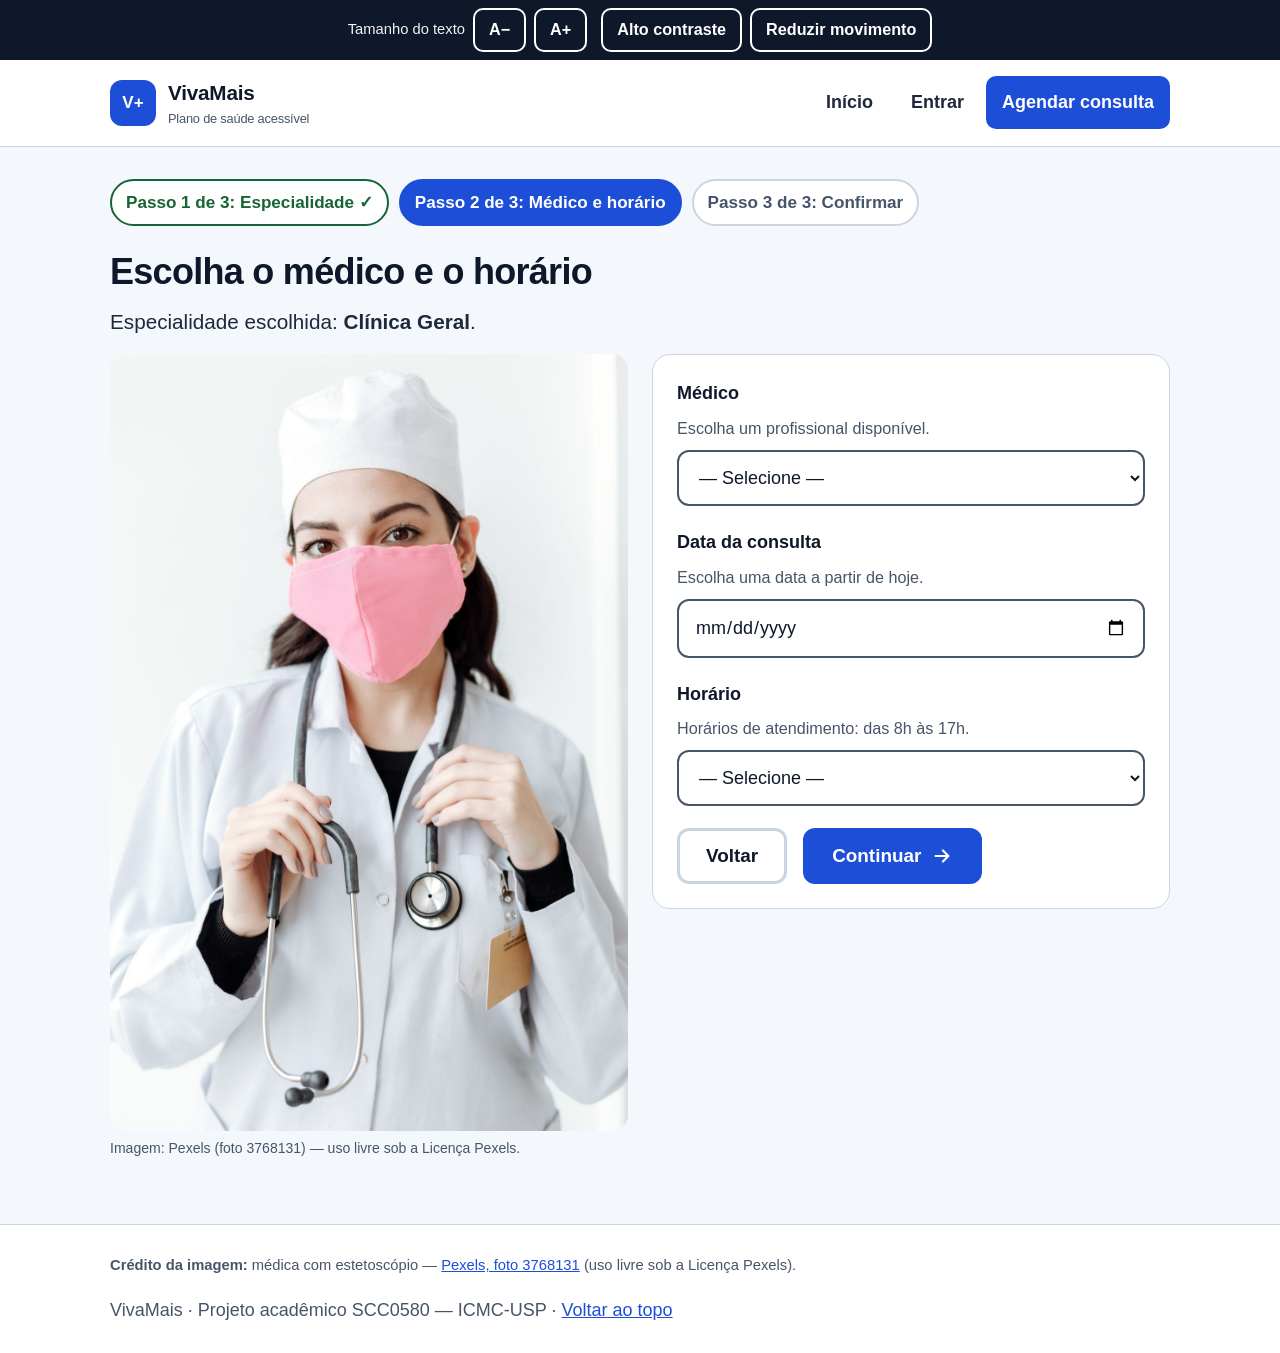
<file: passo2-agendamento.html>
<!DOCTYPE html>
<html lang="pt-BR">
<head>
  <meta charset="UTF-8">
  <meta name="viewport" content="width=device-width, initial-scale=1">
  <title>Passo 2: médico e horário — VivaMais</title>
  <meta name="description" content="Escolha o médico, a data e o horário da sua consulta no VivaMais.">
  <link rel="stylesheet" href="css/estilo.css">
</head>
<body>

  <header class="topo">
    <div class="topo-interno">
      <a class="marca" href="index.html">
        <span class="logo" aria-hidden="true">V+</span>
        <span class="nome">VivaMais<span class="sub">Plano de saúde acessível</span></span>
        <span class="sr-only">— ir para a página inicial</span>
      </a>
      <nav aria-label="Menu principal">
        <ul class="menu">
          <li><a href="index.html">Início</a></li>
          <li><a href="login.html">Entrar</a></li>
          <li><a href="passo1-especialidade.html" aria-current="page">Agendar consulta</a></li>
        </ul>
      </nav>
    </div>
  </header>

  <main id="conteudo">

    <ol class="passos" aria-label="Progresso do agendamento">
      <li class="concluido">Passo 1 de 3: Especialidade ✓</li>
      <li aria-current="step">Passo 2 de 3: Médico e horário</li>
      <li>Passo 3 de 3: Confirmar</li>
    </ol>

    <h1>Escolha o médico e o horário</h1>
    <p class="destaque">
      Especialidade escolhida: <strong id="especialidade-eco">Clínica Geral</strong>.
    </p>

    <div class="grade-2">
      <figure>
        <img src="img/medica.jpg"
             alt="Médica de jaleco branco, touca e máscara cor-de-rosa segurando um estetoscópio, em um fundo claro."
             width="1200" height="1800">
        <figcaption class="credito">Imagem: Pexels (foto 3768131) — uso livre sob a Licença Pexels.</figcaption>
      </figure>

      <form class="cartao" id="form-agendamento" novalidate>

        <div class="campo">
          <label for="medico">Médico</label>
          <span class="ajuda" id="medico-ajuda">Escolha um profissional disponível.</span>
          <select id="medico" name="medico" aria-describedby="medico-ajuda medico-erro" aria-required="true">
            <option value="">— Selecione —</option>
            <option value="Dra. Helena Prado">Dra. Helena Prado</option>
            <option value="Dr. Marcos Ribeiro">Dr. Marcos Ribeiro</option>
            <option value="Dra. Sofia Almeida">Dra. Sofia Almeida</option>
          </select>
          <p class="mensagem-erro" id="medico-erro">
            <svg viewBox="0 0 24 24" aria-hidden="true"><path d="M12 8v5M12 16.5v.5" stroke="currentColor" stroke-width="2.4" stroke-linecap="round"/><circle cx="12" cy="12" r="9" fill="none" stroke="currentColor" stroke-width="2"/></svg>
            <span>Escolha um médico para continuar.</span>
          </p>
        </div>

        <div class="campo">
          <label for="data">Data da consulta</label>
          <span class="ajuda" id="data-ajuda">Escolha uma data a partir de hoje.</span>
          <input id="data" name="data" type="date" aria-describedby="data-ajuda data-erro" aria-required="true">
          <p class="mensagem-erro" id="data-erro">
            <svg viewBox="0 0 24 24" aria-hidden="true"><path d="M12 8v5M12 16.5v.5" stroke="currentColor" stroke-width="2.4" stroke-linecap="round"/><circle cx="12" cy="12" r="9" fill="none" stroke="currentColor" stroke-width="2"/></svg>
            <span>Escolha uma data válida (de hoje em diante).</span>
          </p>
        </div>

        <div class="campo">
          <label for="hora">Horário</label>
          <span class="ajuda" id="hora-ajuda">Horários de atendimento: das 8h às 17h.</span>
          <select id="hora" name="hora" aria-describedby="hora-ajuda hora-erro" aria-required="true">
            <option value="">— Selecione —</option>
            <option value="08:30">08:30</option>
            <option value="10:30">10:30</option>
            <option value="14:00">14:00</option>
            <option value="16:30">16:30</option>
          </select>
          <p class="mensagem-erro" id="hora-erro">
            <svg viewBox="0 0 24 24" aria-hidden="true"><path d="M12 8v5M12 16.5v.5" stroke="currentColor" stroke-width="2.4" stroke-linecap="round"/><circle cx="12" cy="12" r="9" fill="none" stroke="currentColor" stroke-width="2"/></svg>
            <span>Escolha um horário para continuar.</span>
          </p>
        </div>

        <div class="status" id="status-salvo" role="status" aria-live="polite"></div>

        <div class="acoes">
          <a class="botao botao-secundario" href="passo1-especialidade.html">Voltar</a>
          <button type="submit" class="botao botao-primario">
            Continuar
            <svg viewBox="0 0 24 24" aria-hidden="true"><path d="M5 12h14M13 6l6 6-6 6" fill="none" stroke="currentColor" stroke-width="2.4" stroke-linecap="round" stroke-linejoin="round"/></svg>
          </button>
        </div>
      </form>
    </div>

  </main>

  <footer class="rodape">
    <div class="rodape-interno">
      <div class="creditos-img">
        <strong>Crédito da imagem:</strong> médica com estetoscópio —
        <a href="https://www.pexels.com/photo/3768131/">Pexels, foto 3768131</a> (uso livre sob a Licença Pexels).
      </div>
      <p style="margin:0">VivaMais · Projeto acadêmico SCC0580 — ICMC-USP · <a href="#conteudo">Voltar ao topo</a></p>
    </div>
  </footer>

  <script src="js/layout.js"></script>
  <script src="js/acessibilidade.js"></script>
  <script src="js/fluxo.js"></script>
</body>
</html>
</file>
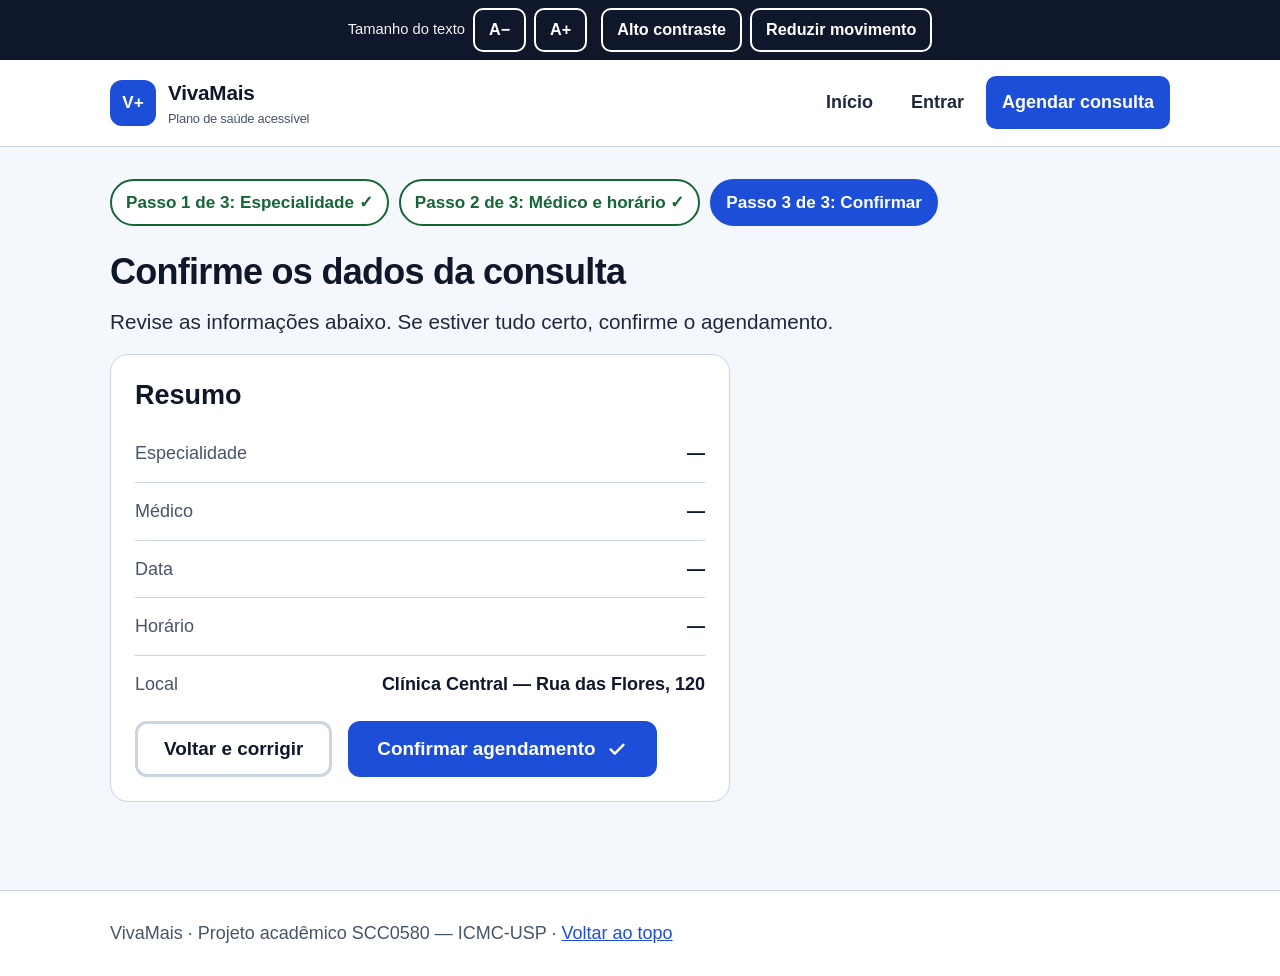
<file: passo3-confirmar.html>
<!DOCTYPE html>
<html lang="pt-BR">
<head>
  <meta charset="UTF-8">
  <meta name="viewport" content="width=device-width, initial-scale=1">
  <title>Passo 3: confirmar a consulta — VivaMais</title>
  <meta name="description" content="Revise os dados e confirme o agendamento da sua consulta no VivaMais.">
  <link rel="stylesheet" href="css/estilo.css">
</head>
<body>

  <header class="topo">
    <div class="topo-interno">
      <a class="marca" href="index.html">
        <span class="logo" aria-hidden="true">V+</span>
        <span class="nome">VivaMais<span class="sub">Plano de saúde acessível</span></span>
        <span class="sr-only">— ir para a página inicial</span>
      </a>
      <nav aria-label="Menu principal">
        <ul class="menu">
          <li><a href="index.html">Início</a></li>
          <li><a href="login.html">Entrar</a></li>
          <li><a href="passo1-especialidade.html" aria-current="page">Agendar consulta</a></li>
        </ul>
      </nav>
    </div>
  </header>

  <main id="conteudo">

    <ol class="passos" aria-label="Progresso do agendamento">
      <li class="concluido">Passo 1 de 3: Especialidade ✓</li>
      <li class="concluido">Passo 2 de 3: Médico e horário ✓</li>
      <li aria-current="step">Passo 3 de 3: Confirmar</li>
    </ol>

    <h1>Confirme os dados da consulta</h1>
    <p class="destaque">Revise as informações abaixo. Se estiver tudo certo, confirme o agendamento.</p>

    <div class="cartao" style="max-width:620px">
      <h2>Resumo</h2>
      <ul class="resumo" id="resumo-consulta">
        <li><span class="rotulo-dado">Especialidade</span><span class="valor-dado" id="r-especialidade">—</span></li>
        <li><span class="rotulo-dado">Médico</span><span class="valor-dado" id="r-medico">—</span></li>
        <li><span class="rotulo-dado">Data</span><span class="valor-dado" id="r-data">—</span></li>
        <li><span class="rotulo-dado">Horário</span><span class="valor-dado" id="r-hora">—</span></li>
        <li><span class="rotulo-dado">Local</span><span class="valor-dado">Clínica Central — Rua das Flores, 120</span></li>
      </ul>

      <div class="status" id="status-confirmar" role="status" aria-live="polite"></div>

      <div class="acoes">
        <a class="botao botao-secundario" href="passo2-agendamento.html">Voltar e corrigir</a>
        <button type="button" class="botao botao-primario" id="btn-confirmar">
          Confirmar agendamento
          <svg viewBox="0 0 24 24" aria-hidden="true"><path d="M5 12.5l4.5 4.5L19 7.5" fill="none" stroke="currentColor" stroke-width="2.6" stroke-linecap="round" stroke-linejoin="round"/></svg>
        </button>
      </div>
    </div>

  </main>

  <footer class="rodape">
    <div class="rodape-interno">
      <p style="margin:0">VivaMais · Projeto acadêmico SCC0580 — ICMC-USP · <a href="#conteudo">Voltar ao topo</a></p>
    </div>
  </footer>

  <script src="js/layout.js"></script>
  <script src="js/acessibilidade.js"></script>
  <script src="js/fluxo.js"></script>
</body>
</html>
</file>
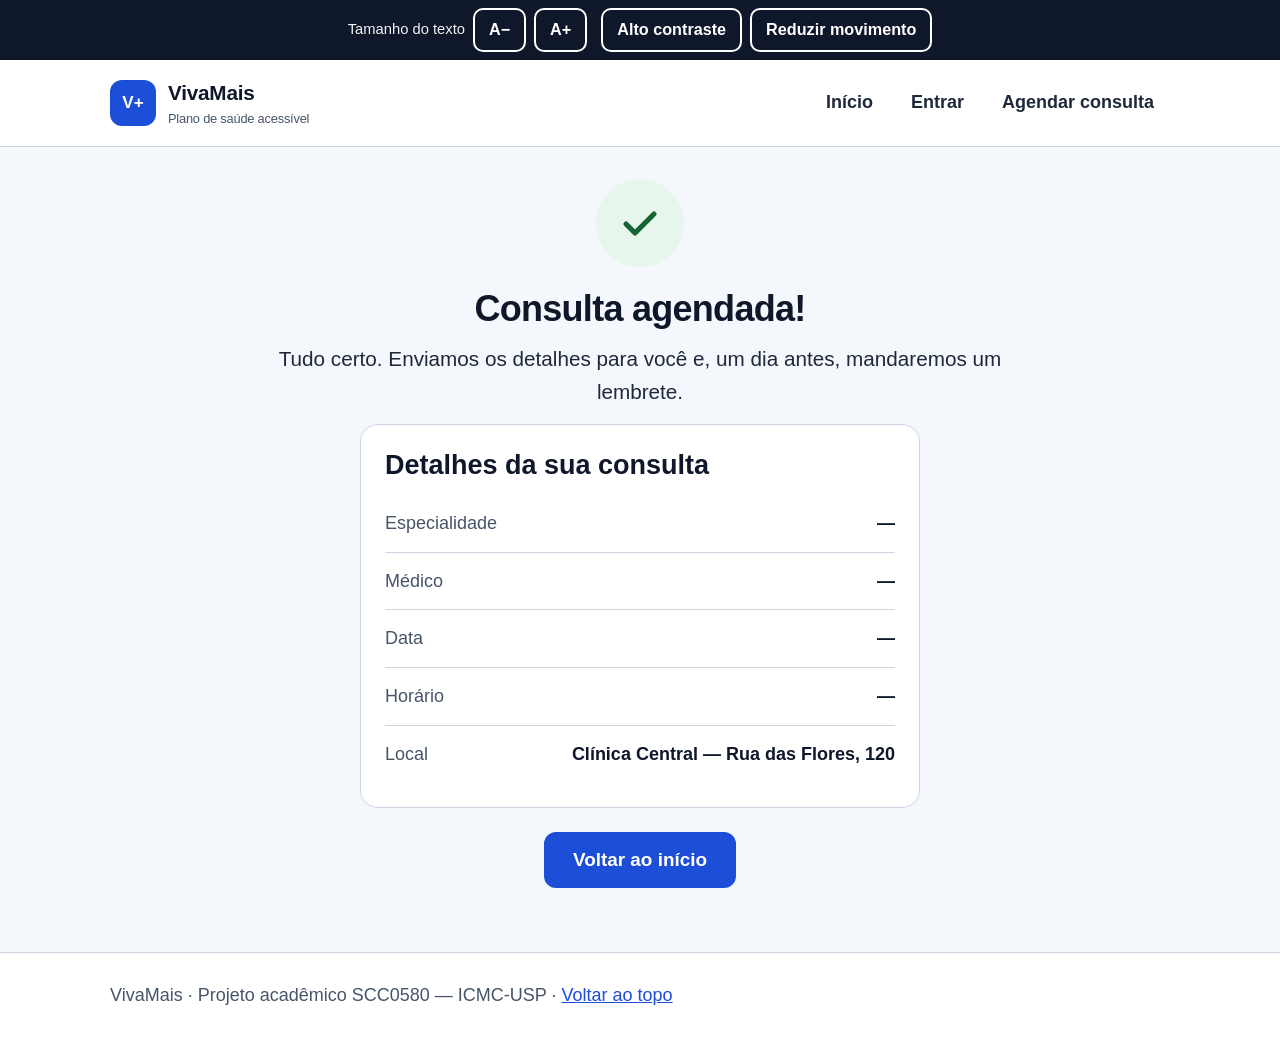
<file: sucesso.html>
<!DOCTYPE html>
<html lang="pt-BR">
<head>
  <meta charset="UTF-8">
  <meta name="viewport" content="width=device-width, initial-scale=1">
  <title>Consulta agendada — VivaMais</title>
  <meta name="description" content="Sua consulta foi agendada com sucesso no VivaMais.">
  <link rel="stylesheet" href="css/estilo.css">
</head>
<body>

  <header class="topo">
    <div class="topo-interno">
      <a class="marca" href="index.html">
        <span class="logo" aria-hidden="true">V+</span>
        <span class="nome">VivaMais<span class="sub">Plano de saúde acessível</span></span>
        <span class="sr-only">— ir para a página inicial</span>
      </a>
      <nav aria-label="Menu principal">
        <ul class="menu">
          <li><a href="index.html">Início</a></li>
          <li><a href="login.html">Entrar</a></li>
          <li><a href="passo1-especialidade.html">Agendar consulta</a></li>
        </ul>
      </nav>
    </div>
  </header>

  <main id="conteudo" class="centralizado">

    <div class="sucesso-icone" aria-hidden="true">
      <svg viewBox="0 0 24 24"><path d="M5 12.5l4.5 4.5L19 7.5" fill="none" stroke="currentColor" stroke-width="2.6" stroke-linecap="round" stroke-linejoin="round"/></svg>
    </div>

    <h1>Consulta agendada!</h1>
    <p class="destaque">
      Tudo certo. Enviamos os detalhes para você e, um dia antes, mandaremos um lembrete.
    </p>

    <div class="cartao" style="max-width:560px;margin-left:auto;margin-right:auto;text-align:left">
      <h2>Detalhes da sua consulta</h2>
      <ul class="resumo" id="resumo-final">
        <li><span class="rotulo-dado">Especialidade</span><span class="valor-dado" id="f-especialidade">—</span></li>
        <li><span class="rotulo-dado">Médico</span><span class="valor-dado" id="f-medico">—</span></li>
        <li><span class="rotulo-dado">Data</span><span class="valor-dado" id="f-data">—</span></li>
        <li><span class="rotulo-dado">Horário</span><span class="valor-dado" id="f-hora">—</span></li>
        <li><span class="rotulo-dado">Local</span><span class="valor-dado">Clínica Central — Rua das Flores, 120</span></li>
      </ul>
    </div>

    <div class="acoes">
      <a class="botao botao-primario" href="index.html">Voltar ao início</a>
    </div>

  </main>

  <footer class="rodape">
    <div class="rodape-interno">
      <p style="margin:0">VivaMais · Projeto acadêmico SCC0580 — ICMC-USP · <a href="#conteudo">Voltar ao topo</a></p>
    </div>
  </footer>

  <script src="js/layout.js"></script>
  <script src="js/acessibilidade.js"></script>
  <script src="js/fluxo.js"></script>
</body>
</html>
</file>
<file: css/estilo.css>
/* =========================================================
   VivaMais - Plano de saúde acessível
   Estilo único para todas as páginas.
   Princípios: alvos grandes (>=48px), contraste alto,
   tipografia escalável, foco visível, movimento opcional.
   ========================================================= */

:root {
  /* escala de fonte controlada pela barra de acessibilidade (A- / A+) */
  --escala: 1;
  --base: calc(18px * var(--escala));

  /* paleta (tema claro, padrão) - herdada da identidade do Figma */
  --page: #f4f7fb;
  --surface: #ffffff;
  --ink: #0f172a;      /* texto principal */
  --ink-2: #1e293b;    /* texto secundário forte */
  --ink-3: #475569;    /* texto de apoio (>=4.5:1 sobre branco) */
  --line: #cbd5e1;
  --blue: #1d4ed8;
  --blue-dark: #1b3aa8;
  --blue-soft: #e8f0fe;
  --good: #166534;
  --good-soft: #e6f6ec;
  --warn-bg: #fff7e6;
  --warn-line: #f0c36d;
  --warn-ink: #7a4b00;
  --error: #b00020;
  --error-bg: #fdecef;
  --focus: #0f172a;
}

/* Tema de alto contraste (ativado pela barra de acessibilidade) */
.alto-contraste {
  --page: #000000;
  --surface: #000000;
  --ink: #ffffff;
  --ink-2: #ffffff;
  --ink-3: #ffffff;
  --line: #ffffff;
  --blue: #ffd400;       /* ação principal: amarelo sobre preto */
  --blue-dark: #ffe64d;
  --blue-soft: #1a1a00;
  --good: #7CFFB0;
  --good-soft: #06220f;
  --warn-bg: #1a1200;
  --warn-line: #ffd400;
  --warn-ink: #ffe64d;
  --error: #ff7a90;
  --error-bg: #250007;
  --focus: #ffd400;
}

* { box-sizing: border-box; }

/* Conteúdo só para leitores de tela */
.sr-only {
  position: absolute !important;
  width: 1px; height: 1px;
  padding: 0; margin: -1px;
  overflow: hidden;
  clip: rect(0 0 0 0);
  white-space: nowrap;
  border: 0;
}

html { color-scheme: light; }

body {
  margin: 0;
  background: var(--page);
  color: var(--ink);
  font-family: "Segoe UI", Roboto, "Helvetica Neue", Arial, sans-serif;
  font-size: var(--base);
  line-height: 1.6;
}

/* Reduzir movimento: por preferência do sistema OU por escolha do usuário */
@media (prefers-reduced-motion: reduce) {
  * { animation-duration: 0.001ms !important; transition-duration: 0.001ms !important; scroll-behavior: auto !important; }
}
.sem-movimento * { animation-duration: 0.001ms !important; transition-duration: 0.001ms !important; scroll-behavior: auto !important; }

/* ---------- Links e foco visível (navegação por teclado) ---------- */
a { color: var(--blue); }
.alto-contraste a { color: var(--blue); }

:focus-visible {
  outline: 3px solid var(--focus);
  outline-offset: 3px;
  border-radius: 4px;
}

/* Pular para o conteúdo (primeiro foco com Tab) */
.pular-link {
  position: absolute;
  left: -9999px;
  top: 0;
  background: var(--ink);
  color: #fff;
  padding: 12px 18px;
  z-index: 1000;
  border-radius: 0 0 10px 0;
}
.pular-link:focus {
  left: 0;
}

/* =========================================================
   Barra de acessibilidade (fixa no topo, em todas as páginas)
   ========================================================= */
.barra-acess {
  background: var(--ink);
  color: #fff;
  padding: 8px 16px;
  display: flex;
  flex-wrap: wrap;
  gap: 10px 14px;
  align-items: center;
  justify-content: center;
}
.alto-contraste .barra-acess { background: #000; border-bottom: 2px solid #fff; }
.barra-acess .grupo { display: flex; align-items: center; gap: 8px; }
.barra-acess .rotulo { font-size: 0.82em; opacity: 0.95; }
.barra-acess button {
  min-height: 44px;
  min-width: 44px;
  padding: 6px 14px;
  font: inherit;
  font-size: 0.9em;
  font-weight: 700;
  color: #fff;
  background: transparent;
  border: 2px solid #fff;
  border-radius: 10px;
  cursor: pointer;
  display: inline-flex;
  align-items: center;
  gap: 8px;
}
.barra-acess button:hover { background: rgba(255,255,255,.15); }
.barra-acess button[aria-pressed="true"] {
  background: #fff;
  color: var(--ink);
}
.alto-contraste .barra-acess button { border-color: #ffd400; color: #ffd400; }
.alto-contraste .barra-acess button[aria-pressed="true"] { background: #ffd400; color: #000; }

/* =========================================================
   Cabeçalho / marca / menu (padronizado em todas as páginas)
   ========================================================= */
.topo {
  background: var(--surface);
  border-bottom: 1px solid var(--line);
}
.topo-interno {
  max-width: 1100px;
  margin: 0 auto;
  padding: 16px 20px;
  display: flex;
  align-items: center;
  justify-content: space-between;
  gap: 16px;
  flex-wrap: wrap;
}
.marca { display: flex; align-items: center; gap: 12px; text-decoration: none; color: var(--ink); }
.marca .logo {
  width: 46px; height: 46px; border-radius: 12px;
  background: var(--blue); color: #fff;
  display: grid; place-items: center;
  font-weight: 800; font-size: 0.95em;
}
.alto-contraste .marca .logo { color: #000; }
.marca .nome { font-weight: 800; font-size: 1.15em; letter-spacing: -0.01em; }
.marca .sub { display: block; font-weight: 500; font-size: 0.62em; color: var(--ink-3); }

.menu { display: flex; gap: 6px; list-style: none; margin: 0; padding: 0; flex-wrap: wrap; }
.menu a {
  display: inline-block;
  padding: 12px 16px;
  min-height: 44px;
  text-decoration: none;
  color: var(--ink-2);
  font-weight: 600;
  border-radius: 10px;
}
.menu a:hover { background: var(--blue-soft); }
.menu a[aria-current="page"] { background: var(--blue); color: #fff; }
.alto-contraste .menu a[aria-current="page"] { color: #000; }

/* =========================================================
   Layout de conteúdo
   ========================================================= */
main {
  max-width: 1100px;
  margin: 0 auto;
  padding: 32px 20px 64px;
}
h1 { font-size: 2em; line-height: 1.2; letter-spacing: -0.02em; margin: 0 0 12px; }
h2 { font-size: 1.5em; line-height: 1.25; margin: 0 0 12px; }
h3 { font-size: 1.2em; margin: 0 0 10px; }
p { margin: 0 0 16px; max-width: 70ch; }

.destaque { font-size: 1.15em; color: var(--ink-2); }

/* Trilha de navegação / passo atual (breadcrumb) */
.passos {
  display: flex;
  flex-wrap: wrap;
  gap: 10px;
  list-style: none;
  margin: 0 0 24px;
  padding: 0;
  font-size: 0.95em;
}
.passos li {
  padding: 8px 14px;
  border-radius: 999px;
  background: var(--surface);
  border: 2px solid var(--line);
  color: var(--ink-3);
  font-weight: 600;
}
.passos li[aria-current="step"] {
  background: var(--blue);
  border-color: var(--blue);
  color: #fff;
}
.alto-contraste .passos li[aria-current="step"] { color: #000; }
.passos li.concluido {
  border-color: var(--good);
  color: var(--good);
}

/* Cartões / superfícies */
.cartao {
  background: var(--surface);
  border: 1px solid var(--line);
  border-radius: 18px;
  padding: 24px;
  margin-bottom: 24px;
}

/* Grade de duas colunas responsiva */
.grade-2 { display: grid; grid-template-columns: 1fr 1fr; gap: 24px; align-items: start; }

/* =========================================================
   Botões
   ========================================================= */
.botao {
  min-height: 56px;
  padding: 0 26px;
  font: inherit;
  font-size: 1.05em;
  font-weight: 700;
  border-radius: 12px;
  border: 3px solid transparent;
  cursor: pointer;
  display: inline-flex;
  align-items: center;
  justify-content: center;
  gap: 10px;
  text-decoration: none;
}
.botao svg { width: 22px; height: 22px; flex: none; }
.botao-primario { background: var(--blue); color: #fff; border-color: var(--blue); }
.alto-contraste .botao-primario { color: #000; }
.botao-primario:hover { background: var(--blue-dark); border-color: var(--blue-dark); }
.botao-secundario { background: var(--surface); color: var(--ink); border-color: var(--line); }
.botao-secundario:hover { border-color: var(--ink-3); }
.acoes { display: flex; flex-wrap: wrap; gap: 16px; margin-top: 8px; }

/* =========================================================
   Grupo de rádio acessível (especialidades) - WAI-ARIA
   ========================================================= */
.radiogroup { display: grid; grid-template-columns: 1fr 1fr; gap: 16px; }
.opcao {
  display: flex;
  gap: 14px;
  align-items: flex-start;
  padding: 18px;
  min-height: 56px;
  background: var(--surface);
  border: 3px solid var(--line);
  border-radius: 14px;
  cursor: pointer;
}
.opcao:hover { border-color: var(--blue); }
.opcao[aria-checked="true"] {
  border-color: var(--blue);
  background: var(--blue-soft);
}
.opcao .marca-radio {
  width: 26px; height: 26px; flex: none; margin-top: 2px;
  border: 3px solid var(--ink-3);
  border-radius: 50%;
  display: grid; place-items: center;
}
.opcao[aria-checked="true"] .marca-radio { border-color: var(--blue); }
.opcao[aria-checked="true"] .marca-radio::after {
  content: ""; width: 12px; height: 12px; border-radius: 50%; background: var(--blue);
}
.opcao .texto strong { display: block; font-size: 1.05em; }
.opcao .texto span { color: var(--ink-3); font-size: 0.92em; }

/* =========================================================
   Formulários (inputs, máscara, erro)
   ========================================================= */
.campo { margin-bottom: 22px; }
.campo label { display: block; font-weight: 700; margin-bottom: 8px; }
.campo .ajuda { display: block; color: var(--ink-3); font-size: 0.9em; margin-bottom: 8px; }
.campo input,
.campo select,
.campo textarea {
  width: 100%;
  min-height: 56px;
  padding: 12px 16px;
  font: inherit;
  color: var(--ink);
  background: var(--surface);
  border: 2px solid var(--ink-3);
  border-radius: 12px;
}
.campo input:focus-visible,
.campo select:focus-visible,
.campo textarea:focus-visible { outline: 3px solid var(--focus); outline-offset: 2px; }
.campo input[aria-invalid="true"],
.campo select[aria-invalid="true"] {
  border-color: var(--error);
  background: var(--error-bg);
}
.mensagem-erro {
  display: none;
  margin-top: 8px;
  color: var(--error);
  font-weight: 700;
}
.mensagem-erro.visivel { display: flex; gap: 8px; align-items: center; }
.mensagem-erro svg { width: 20px; height: 20px; flex: none; }

/* Resumo de dados (confirmação) */
.resumo { list-style: none; margin: 0; padding: 0; }
.resumo li {
  display: flex; justify-content: space-between; gap: 16px;
  padding: 14px 0; border-bottom: 1px solid var(--line);
}
.resumo li:last-child { border-bottom: 0; }
.resumo .rotulo-dado { color: var(--ink-3); }
.resumo .valor-dado { font-weight: 700; text-align: right; }

/* Região de status (aria-live) */
.status {
  margin: 16px 0;
  padding: 12px 16px;
  border-radius: 12px;
  background: var(--good-soft);
  color: var(--good);
  font-weight: 700;
  display: none;
}
.status.visivel { display: flex; gap: 10px; align-items: center; }
.status svg { width: 22px; height: 22px; flex: none; }

/* Aviso de limite de tempo */
.aviso-tempo {
  background: var(--warn-bg);
  border: 2px solid var(--warn-line);
  color: var(--warn-ink);
  border-radius: 14px;
  padding: 20px;
  margin: 24px 0;
  display: flex;
  gap: 16px;
  align-items: flex-start;
}
.aviso-tempo svg { width: 28px; height: 28px; flex: none; color: var(--warn-ink); }
.aviso-tempo .botao { background: var(--blue); color: #fff; border-color: var(--blue); min-height: 48px; margin-top: 10px; }
.alto-contraste .aviso-tempo .botao { color: #000; }

/* Imagens com crédito */
figure { margin: 0; }
figure img { width: 100%; height: auto; display: block; border-radius: 16px; }
figure figcaption.credito {
  font-size: 0.78em; color: var(--ink-3); margin-top: 6px;
}

/* Tela de sucesso */
.sucesso-icone {
  width: 88px; height: 88px; border-radius: 50%;
  background: var(--good-soft); color: var(--good);
  display: grid; place-items: center; margin: 0 auto 20px;
}
.sucesso-icone svg { width: 48px; height: 48px; }
.centralizado { text-align: center; }
.centralizado p { margin-left: auto; margin-right: auto; }
.centralizado .acoes { justify-content: center; }

/* =========================================================
   Rodapé (padronizado)
   ========================================================= */
.rodape {
  background: var(--surface);
  border-top: 1px solid var(--line);
  color: var(--ink-3);
}
.rodape-interno {
  max-width: 1100px;
  margin: 0 auto;
  padding: 28px 20px;
  display: grid;
  gap: 18px;
}
.rodape h2 { font-size: 1em; color: var(--ink-2); margin-bottom: 6px; }
.rodape a { color: var(--blue); }
.rodape .creditos-img { font-size: 0.82em; line-height: 1.7; }

/* =========================================================
   Responsivo (tablet e smartphone)
   ========================================================= */
@media (max-width: 860px) {
  .grade-2 { grid-template-columns: 1fr; }
  .radiogroup { grid-template-columns: 1fr; }
}
@media (max-width: 560px) {
  :root { --base: calc(17px * var(--escala)); }
  main { padding: 24px 16px 48px; }
  .topo-interno { justify-content: center; }
  .menu { justify-content: center; width: 100%; }
  .acoes { flex-direction: column; }
  .acoes .botao { width: 100%; }
  h1 { font-size: 1.7em; }
}

/* Ajuste do widget VLibras para não cobrir conteúdo em telas pequenas */
div[vw] { z-index: 900; }
</file>
